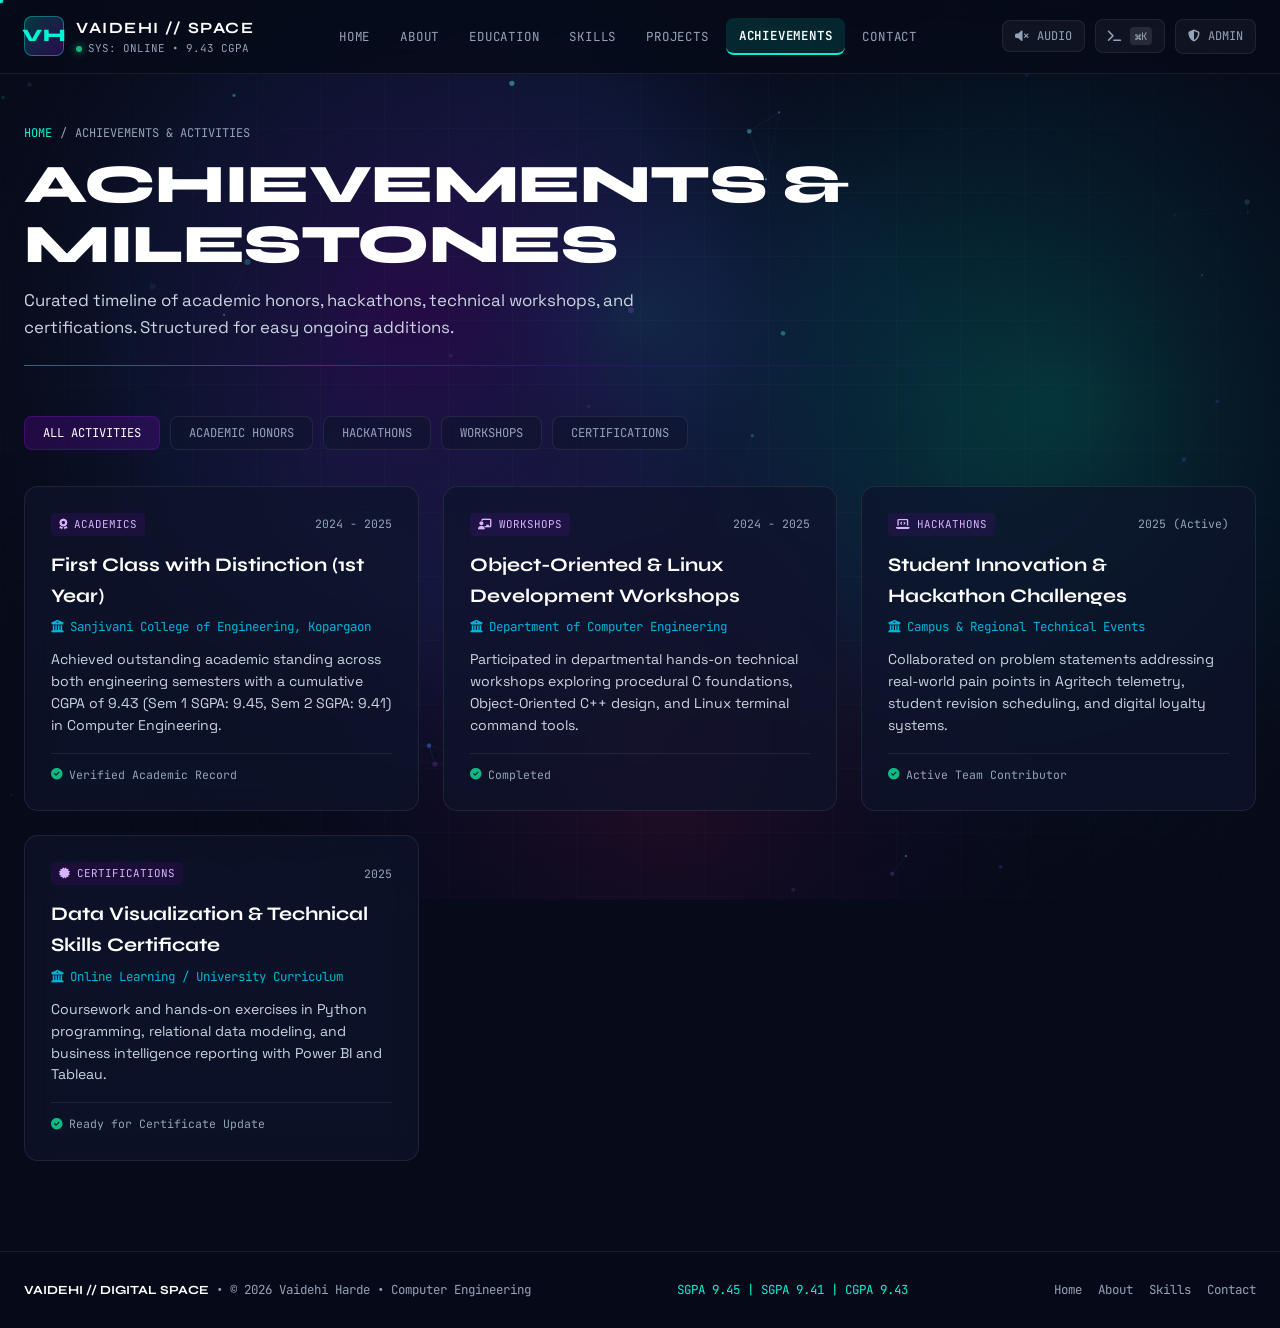
<file: achievements.html>
<!DOCTYPE html>
<html lang="en">
<head>
  <meta charset="UTF-8">
  <meta name="viewport" content="width=device-width, initial-scale=1.0">
  <title>Achievements &amp; Activities // Vaidehi Harde</title>

  <meta name="description" content="Milestones, hackathon entries, technical workshops, and verified academic honors of Vaidehi Harde at Sanjivani College of Engineering, Kopargaon.">
  <meta name="theme-color" content="#070b19">

  <link rel="icon" type="image/svg+xml" href="assets/icons/favicon.svg">

  <link rel="preconnect" href="https://fonts.googleapis.com">
  <link rel="preconnect" href="https://fonts.gstatic.com" crossorigin>
  <link href="https://fonts.googleapis.com/css2?family=JetBrains+Mono:wght@400;500;600;700&family=Space+Grotesk:wght@400;500;600;700&family=Syne:wght@700;800&display=swap" rel="stylesheet">

  <link rel="stylesheet" href="https://cdnjs.cloudflare.com/ajax/libs/font-awesome/6.5.1/css/all.min.css" integrity="sha512-DTOQO9RWCH3ppGqcWaEA1BIZOC6xxalwEsw9c2QQeAIftl+Vegovlnee1c9QX4TctnWMn13TZye+giMm8e2LwA==" crossorigin="anonymous" referrerpolicy="no-referrer" />

  <link rel="stylesheet" href="css/style.css">
  <link rel="stylesheet" href="css/pages.css">
</head>
<body>

  <a href="#main-content" class="skip-link">Skip to main content</a>
  <div id="page-transition-overlay" class="page-transition-overlay" aria-hidden="true"></div>

  <div id="cursor-dot" class="cursor-dot" aria-hidden="true"></div>
  <div id="cursor-ring" class="cursor-ring" aria-hidden="true"></div>
  <canvas id="aurora-canvas" aria-hidden="true"></canvas>
  <div class="aurora-grid-overlay" aria-hidden="true"></div>
  <div class="aurora-vignette" aria-hidden="true"></div>

  <!-- Header -->
  <header class="site-header">
    <div class="header-container">
      <a href="index.html" class="brand-monogram-wrap" aria-label="Vaidehi Harde Home">
        <span class="brand-monogram">VH</span>
        <div class="brand-title-wrap">
          <span class="brand-name">VAIDEHI // SPACE</span>
          <span class="brand-status"><span class="pulse-dot"></span>SYS: ONLINE &bull; 9.43 CGPA</span>
        </div>
      </a>

      <nav class="nav-menu" aria-label="Main Navigation">
        <ul class="nav-list">
          <li><a href="index.html" class="nav-link">HOME</a></li>
          <li><a href="about.html" class="nav-link">ABOUT</a></li>
          <li><a href="education.html" class="nav-link">EDUCATION</a></li>
          <li><a href="skills.html" class="nav-link">SKILLS</a></li>
          <li><a href="projects.html" class="nav-link">PROJECTS</a></li>
          <li><a href="achievements.html" class="nav-link active">ACHIEVEMENTS</a></li>
          <li><a href="contact.html" class="nav-link">CONTACT</a></li>
        </ul>
      </nav>

      <div class="header-controls">
        <button id="audio-toggle-btn" class="hud-btn" aria-label="Toggle UI Audio Effects" title="Toggle Synthesized Audio FX">
          <i class="fa-solid fa-volume-xmark" id="audio-icon"></i>
          <span>AUDIO</span>
        </button>

        <button id="cmd-palette-btn" class="hud-btn" aria-label="Quick Navigator" title="Quick Navigation (⌘K / Ctrl+K)">
          <i class="fa-solid fa-terminal"></i>
          <span class="cmd-badge">⌘K</span>
        </button>

        <a href="admin.html" class="hud-btn admin-link-btn" title="Secure Admin Console">
          <i class="fa-solid fa-shield-halved"></i>
          <span>ADMIN</span>
        </a>

        <button id="mobile-toggle-btn" class="mobile-toggle-btn" aria-label="Toggle Mobile Menu" aria-expanded="false">
          <span class="bar"></span>
          <span class="bar"></span>
          <span class="bar"></span>
        </button>
      </div>
    </div>
  </header>

  <!-- Mobile Drawer -->
  <div id="drawer-backdrop" class="drawer-backdrop" aria-hidden="true"></div>
  <aside id="mobile-drawer" class="mobile-drawer" aria-hidden="true">
    <div class="drawer-top">
      <div class="brand-monogram">VH</div>
      <span class="brand-name">NAVIGATION</span>
      <button id="mobile-close-btn" class="drawer-close-btn" aria-label="Close menu">
        <i class="fa-solid fa-xmark"></i>
      </button>
    </div>
    <ul class="mobile-nav-list">
      <li><a href="index.html" class="mobile-nav-link"><i class="fa-solid fa-house"></i> HOME</a></li>
      <li><a href="about.html" class="mobile-nav-link"><i class="fa-solid fa-user"></i> ABOUT ME</a></li>
      <li><a href="education.html" class="mobile-nav-link"><i class="fa-solid fa-graduation-cap"></i> EDUCATION &amp; JOURNEY</a></li>
      <li><a href="skills.html" class="mobile-nav-link"><i class="fa-solid fa-microchip"></i> SKILLS CONSTELLATION</a></li>
      <li><a href="projects.html" class="mobile-nav-link"><i class="fa-solid fa-cubes"></i> PROJECTS UNIVERSE</a></li>
      <li><a href="achievements.html" class="mobile-nav-link active"><i class="fa-solid fa-trophy"></i> ACHIEVEMENTS</a></li>
      <li><a href="contact.html" class="mobile-nav-link"><i class="fa-solid fa-paper-plane"></i> CONTACT ME</a></li>
      <li style="height: 1px; background: rgba(255,255,255,0.08); margin: 8px 0;"></li>
      <li><a href="admin.html" class="mobile-nav-link" style="color: #d8b4fe;"><i class="fa-solid fa-shield-halved"></i> ADMIN CONSOLE</a></li>
    </ul>
    <div class="drawer-footer">
      <p class="drawer-foot-text">Vaidehi Harde &bull; Sanjivani COE</p>
      <div class="drawer-socials">
        <a href="https://github.com" target="_blank" rel="noopener noreferrer" aria-label="GitHub"><i class="fa-brands fa-github"></i></a>
        <a href="https://linkedin.com" target="_blank" rel="noopener noreferrer" aria-label="LinkedIn"><i class="fa-brands fa-linkedin"></i></a>
        <a href="contact.html" aria-label="Contact"><i class="fa-solid fa-envelope"></i></a>
      </div>
    </div>
  </aside>

  <!-- ===================================================================
       ACHIEVEMENTS MAIN EXPERIENCE
       =================================================================== -->
  <main id="main-content" class="subpage-main">
    <div class="subpage-container">
      
      <header class="page-header-banner">
        <div class="page-breadcrumb">
          <a href="index.html">HOME</a>
          <span>/</span>
          <span>ACHIEVEMENTS &amp; ACTIVITIES</span>
        </div>
        <h1 class="page-title">ACHIEVEMENTS &amp; MILESTONES</h1>
        <p class="page-subtitle">
          Curated timeline of academic honors, hackathons, technical workshops, and certifications. Structured for easy ongoing additions.
        </p>
        <div class="page-header-line"></div>
      </header>

      <!-- Category Filter Tabs -->
      <div class="achieve-tabs-hud">
        <button class="achieve-filter-btn active" data-category="all">ALL ACTIVITIES</button>
        <button class="achieve-filter-btn" data-category="academics">ACADEMIC HONORS</button>
        <button class="achieve-filter-btn" data-category="hackathons">HACKATHONS</button>
        <button class="achieve-filter-btn" data-category="workshops">WORKSHOPS</button>
        <button class="achieve-filter-btn" data-category="certifications">CERTIFICATIONS</button>
      </div>

      <!-- Achievements Cards Grid -->
      <div class="achievements-grid" id="achieve-grid">
        <!-- Rendered dynamically by script below -->
      </div>

      <!-- Edit instructions notice -->
      <!--<div style="margin-top: 40px; padding: 18px 24px; background: rgba(14, 20, 44, 0.6); border: 1px dashed var(--border-cyan); border-radius: var(--radius-md); display: flex; align-items: center; gap: 14px;">
        <i class="fa-solid fa-lightbulb" style="color: var(--aurora-cyan); font-size: 1.4rem;"></i>
        <div style="font-size: 0.88rem; color: var(--text-secondary);">
          <strong>Need to add your new hackathon win or certificate?</strong><br>
          Simply edit the <code>ACHIEVEMENTS_LIST</code> array inside <code>achievements.html</code> to add new entries instantly without modifying layout styles.
        </div>
      </div> -->

    </div>
  </main>

  <!-- Footer -->
  <footer class="site-footer">
    <div class="footer-container">
      <div class="footer-left">
        <span class="footer-brand">VAIDEHI // DIGITAL SPACE</span>
        <span>&bull; &copy; 2026 Vaidehi Harde &bull; Computer Engineering</span>
      </div>
      <div class="footer-center">
        <span class="footer-metric-pill">SGPA 9.45 | SGPA 9.41 | CGPA 9.43</span>
      </div>
      <div class="footer-links">
        <a href="index.html">Home</a>
        <a href="about.html">About</a>
        <a href="skills.html">Skills</a>
        <a href="contact.html">Contact</a>
      </div>
    </div>
  </footer>

  <!-- Command Palette Modal -->
  <div id="cmd-palette" class="cmd-palette-backdrop" aria-hidden="true" role="dialog" aria-modal="true">
    <div class="cmd-box">
      <div class="cmd-search-bar">
        <i class="fa-solid fa-magnifying-glass"></i>
        <input type="text" id="cmd-search-input" placeholder="Type page or action..." autocomplete="off">
        <span class="cmd-esc-badge">ESC</span>
      </div>
      <div class="cmd-results-list" id="cmd-results">
        <div class="cmd-item" data-url="index.html"><i class="fa-solid fa-house"></i><span>Home</span><span class="cmd-target">index.html</span></div>
        <div class="cmd-item" data-url="about.html"><i class="fa-solid fa-user"></i><span>About Me</span><span class="cmd-target">about.html</span></div>
        <div class="cmd-item" data-url="education.html"><i class="fa-solid fa-graduation-cap"></i><span>Education &amp; 9.43 CGPA</span><span class="cmd-target">education.html</span></div>
        <div class="cmd-item" data-url="skills.html"><i class="fa-solid fa-microchip"></i><span>Skills Constellation</span><span class="cmd-target">skills.html</span></div>
        <div class="cmd-item" data-url="projects.html"><i class="fa-solid fa-cubes"></i><span>Project Universe</span><span class="cmd-target">projects.html</span></div>
        <div class="cmd-item" data-url="achievements.html"><i class="fa-solid fa-trophy"></i><span>Achievements</span><span class="cmd-target">achievements.html</span></div>
        <div class="cmd-item" data-url="contact.html"><i class="fa-solid fa-paper-plane"></i><span>Contact Me</span><span class="cmd-target">contact.html</span></div>
        <div class="cmd-item" data-url="admin.html"><i class="fa-solid fa-shield-halved"></i><span>Admin Console</span><span class="cmd-target">admin.html</span></div>
      </div>
    </div>
  </div>

  <script src="js/background.js"></script>
  <script src="js/cursor.js"></script>
  <script src="js/main.js"></script>
  <script>
    /**
     * ACHIEVEMENTS_LIST: Easily update or add entries here!
     * No invented fake accolades.
     */
    const ACHIEVEMENTS_LIST = [
      {
        id: "ach_01",
        category: "academics",
        title: "First Class with Distinction (1st Year)",
        issuer: "Sanjivani College of Engineering, Kopargaon",
        date: "2024 - 2025",
        description: "Achieved outstanding academic standing across both engineering semesters with a cumulative CGPA of 9.43 (Sem 1 SGPA: 9.45, Sem 2 SGPA: 9.41) in Computer Engineering.",
        status: "Verified Academic Record",
        icon: "fa-solid fa-award"
      },
      {
        id: "ach_02",
        category: "workshops",
        title: "Object-Oriented & Linux Development Workshops",
        issuer: "Department of Computer Engineering",
        date: "2024 - 2025",
        description: "Participated in departmental hands-on technical workshops exploring procedural C foundations, Object-Oriented C++ design, and Linux terminal command tools.",
        status: "Completed",
        icon: "fa-solid fa-chalkboard-user"
      },
      {
        id: "ach_03",
        category: "hackathons",
        title: "Student Innovation & Hackathon Challenges",
        issuer: "Campus & Regional Technical Events",
        date: "2025 (Active)",
        description: "Collaborated on problem statements addressing real-world pain points in Agritech telemetry, student revision scheduling, and digital loyalty systems.",
        status: "Active Team Contributor",
        icon: "fa-solid fa-laptop-code"
      },
      {
        id: "ach_04",
        category: "certifications",
        title: "Data Visualization & Technical Skills Certificate",
        issuer: "Online Learning / University Curriculum",
        date: "2025",
        description: "Coursework and hands-on exercises in Python programming, relational data modeling, and business intelligence reporting with Power BI and Tableau.",
        status: "Ready for Certificate Update",
        icon: "fa-solid fa-certificate"
      }
    ];

    const grid = document.getElementById("achieve-grid");

    function renderCards(filter = "all") {
      grid.innerHTML = "";
      const filtered = ACHIEVEMENTS_LIST.filter(item => {
        if (filter === "all") return true;
        return item.category === filter;
      });

      filtered.forEach(item => {
        const card = document.createElement("article");
        card.className = "achievement-card";
        card.innerHTML = `
          <div class="achieve-card-header">
            <span class="achieve-cat-pill"><i class="${item.icon}"></i> ${item.category.toUpperCase()}</span>
            <span class="achieve-date">${item.date}</span>
          </div>
          <h2 class="achieve-card-title">${item.title}</h2>
          <div class="achieve-issuer"><i class="fa-solid fa-building-columns"></i> ${item.issuer}</div>
          <p class="achieve-desc">${item.description}</p>
          <div class="achieve-status"><i class="fa-solid fa-circle-check" style="color: var(--aurora-emerald);"></i> ${item.status}</div>
        `;
        grid.appendChild(card);
      });
    }

    renderCards("all");

    document.querySelectorAll(".achieve-filter-btn").forEach(btn => {
      btn.addEventListener("click", () => {
        if (window.playUiTone) window.playUiTone(620, "sine", 0.05);
        document.querySelectorAll(".achieve-filter-btn").forEach(b => b.classList.remove("active"));
        btn.classList.add("active");
        renderCards(btn.getAttribute("data-category"));
      });
    });
  </script>
</body>
</html>
</file>
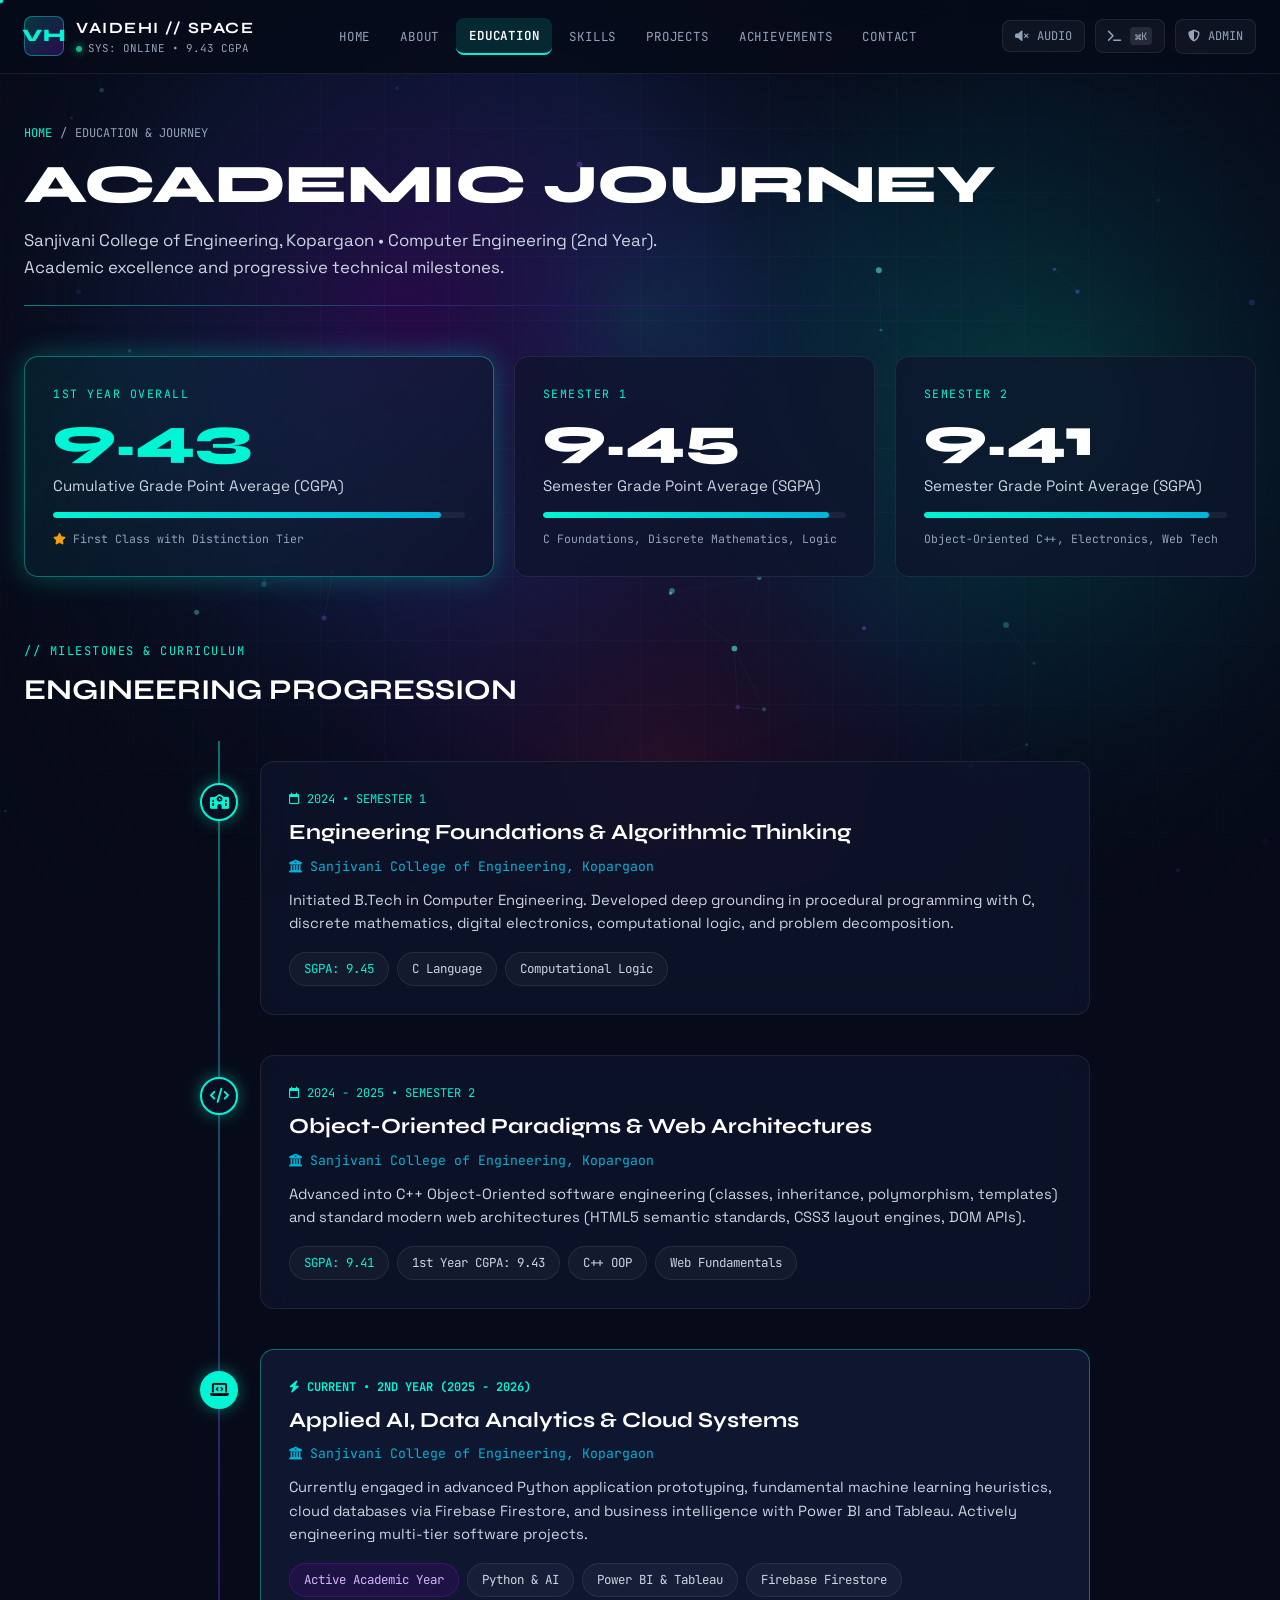
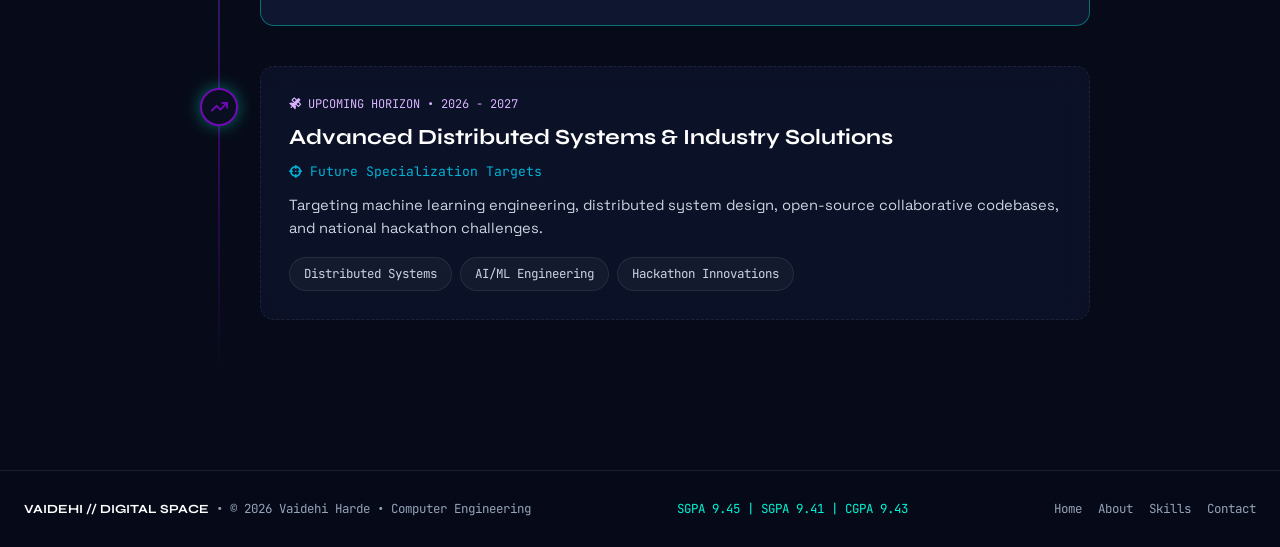
<file: education.html>
<!DOCTYPE html>
<html lang="en">
<head>
  <meta charset="UTF-8">
  <meta name="viewport" content="width=device-width, initial-scale=1.0">
  <title>Education &amp; Journey // Vaidehi Harde (9.43 CGPA)</title>

  <meta name="description" content="Academic performance, milestone timeline, and curriculum progression of Vaidehi Harde at Sanjivani College of Engineering, Kopargaon. 9.43 CGPA.">
  <meta name="theme-color" content="#070b19">

  <link rel="icon" type="image/svg+xml" href="assets/icons/favicon.svg">

  <link rel="preconnect" href="https://fonts.googleapis.com">
  <link rel="preconnect" href="https://fonts.gstatic.com" crossorigin>
  <link href="https://fonts.googleapis.com/css2?family=JetBrains+Mono:wght@400;500;600;700&family=Space+Grotesk:wght@400;500;600;700&family=Syne:wght@700;800&display=swap" rel="stylesheet">

  <link rel="stylesheet" href="https://cdnjs.cloudflare.com/ajax/libs/font-awesome/6.5.1/css/all.min.css" integrity="sha512-DTOQO9RWCH3ppGqcWaEA1BIZOC6xxalwEsw9c2QQeAIftl+Vegovlnee1c9QX4TctnWMn13TZye+giMm8e2LwA==" crossorigin="anonymous" referrerpolicy="no-referrer" />

  <link rel="stylesheet" href="css/style.css">
  <link rel="stylesheet" href="css/pages.css">
</head>
<body>

  <a href="#main-content" class="skip-link">Skip to main content</a>
  <div id="page-transition-overlay" class="page-transition-overlay" aria-hidden="true"></div>

  <div id="cursor-dot" class="cursor-dot" aria-hidden="true"></div>
  <div id="cursor-ring" class="cursor-ring" aria-hidden="true"></div>
  <canvas id="aurora-canvas" aria-hidden="true"></canvas>
  <div class="aurora-grid-overlay" aria-hidden="true"></div>
  <div class="aurora-vignette" aria-hidden="true"></div>

  <!-- Header -->
  <header class="site-header">
    <div class="header-container">
      <a href="index.html" class="brand-monogram-wrap" aria-label="Vaidehi Harde Home">
        <span class="brand-monogram">VH</span>
        <div class="brand-title-wrap">
          <span class="brand-name">VAIDEHI // SPACE</span>
          <span class="brand-status"><span class="pulse-dot"></span>SYS: ONLINE &bull; 9.43 CGPA</span>
        </div>
      </a>

      <nav class="nav-menu" aria-label="Main Navigation">
        <ul class="nav-list">
          <li><a href="index.html" class="nav-link">HOME</a></li>
          <li><a href="about.html" class="nav-link">ABOUT</a></li>
          <li><a href="education.html" class="nav-link active">EDUCATION</a></li>
          <li><a href="skills.html" class="nav-link">SKILLS</a></li>
          <li><a href="projects.html" class="nav-link">PROJECTS</a></li>
          <li><a href="achievements.html" class="nav-link">ACHIEVEMENTS</a></li>
          <li><a href="contact.html" class="nav-link">CONTACT</a></li>
        </ul>
      </nav>

      <div class="header-controls">
        <button id="audio-toggle-btn" class="hud-btn" aria-label="Toggle UI Audio Effects" title="Toggle Synthesized Audio FX">
          <i class="fa-solid fa-volume-xmark" id="audio-icon"></i>
          <span>AUDIO</span>
        </button>

        <button id="cmd-palette-btn" class="hud-btn" aria-label="Quick Navigator" title="Quick Navigation (⌘K / Ctrl+K)">
          <i class="fa-solid fa-terminal"></i>
          <span class="cmd-badge">⌘K</span>
        </button>

        <a href="admin.html" class="hud-btn admin-link-btn" title="Secure Admin Console">
          <i class="fa-solid fa-shield-halved"></i>
          <span>ADMIN</span>
        </a>

        <button id="mobile-toggle-btn" class="mobile-toggle-btn" aria-label="Toggle Mobile Menu" aria-expanded="false">
          <span class="bar"></span>
          <span class="bar"></span>
          <span class="bar"></span>
        </button>
      </div>
    </div>
  </header>

  <!-- Mobile Drawer -->
  <div id="drawer-backdrop" class="drawer-backdrop" aria-hidden="true"></div>
  <aside id="mobile-drawer" class="mobile-drawer" aria-hidden="true">
    <div class="drawer-top">
      <div class="brand-monogram">VH</div>
      <span class="brand-name">NAVIGATION</span>
      <button id="mobile-close-btn" class="drawer-close-btn" aria-label="Close menu">
        <i class="fa-solid fa-xmark"></i>
      </button>
    </div>
    <ul class="mobile-nav-list">
      <li><a href="index.html" class="mobile-nav-link"><i class="fa-solid fa-house"></i> HOME</a></li>
      <li><a href="about.html" class="mobile-nav-link"><i class="fa-solid fa-user"></i> ABOUT ME</a></li>
      <li><a href="education.html" class="mobile-nav-link active"><i class="fa-solid fa-graduation-cap"></i> EDUCATION &amp; JOURNEY</a></li>
      <li><a href="skills.html" class="mobile-nav-link"><i class="fa-solid fa-microchip"></i> SKILLS CONSTELLATION</a></li>
      <li><a href="projects.html" class="mobile-nav-link"><i class="fa-solid fa-cubes"></i> PROJECTS UNIVERSE</a></li>
      <li><a href="achievements.html" class="mobile-nav-link"><i class="fa-solid fa-trophy"></i> ACHIEVEMENTS</a></li>
      <li><a href="contact.html" class="mobile-nav-link"><i class="fa-solid fa-paper-plane"></i> CONTACT ME</a></li>
      <li style="height: 1px; background: rgba(255,255,255,0.08); margin: 8px 0;"></li>
      <li><a href="admin.html" class="mobile-nav-link" style="color: #d8b4fe;"><i class="fa-solid fa-shield-halved"></i> ADMIN CONSOLE</a></li>
    </ul>
    <div class="drawer-footer">
      <p class="drawer-foot-text">Vaidehi Harde &bull; Sanjivani COE</p>
      <div class="drawer-socials">
        <a href="https://github.com" target="_blank" rel="noopener noreferrer" aria-label="GitHub"><i class="fa-brands fa-github"></i></a>
        <a href="https://linkedin.com" target="_blank" rel="noopener noreferrer" aria-label="LinkedIn"><i class="fa-brands fa-linkedin"></i></a>
        <a href="contact.html" aria-label="Contact"><i class="fa-solid fa-envelope"></i></a>
      </div>
    </div>
  </aside>

  <!-- ===================================================================
       EDUCATION & JOURNEY CONTENT
       =================================================================== -->
  <main id="main-content" class="subpage-main">
    <div class="subpage-container">
      
      <header class="page-header-banner">
        <div class="page-breadcrumb">
          <a href="index.html">HOME</a>
          <span>/</span>
          <span>EDUCATION &amp; JOURNEY</span>
        </div>
        <h1 class="page-title">ACADEMIC JOURNEY</h1>
        <p class="page-subtitle">
          Sanjivani College of Engineering, Kopargaon &bull; Computer Engineering (2nd Year). Academic excellence and progressive technical milestones.
        </p>
        <div class="page-header-line"></div>
      </header>

      <!-- Scoreboard Grid -->
      <section class="education-scoreboard" aria-label="Academic Performance Scoreboard">
        
        <div class="score-hud-card featured-score">
          <span class="score-badge">1ST YEAR OVERALL</span>
          <div class="score-digits">9.43</div>
          <div class="score-title">Cumulative Grade Point Average (CGPA)</div>
          <div class="score-meter">
            <div class="score-meter-fill" style="width: 94.3%;"></div>
          </div>
          <span class="score-footer-note"><i class="fa-solid fa-star" style="color: #f59e0b;"></i> First Class with Distinction Tier</span>
        </div>

        <div class="score-hud-card">
          <span class="score-badge">SEMESTER 1</span>
          <div class="score-digits">9.45</div>
          <div class="score-title">Semester Grade Point Average (SGPA)</div>
          <div class="score-meter">
            <div class="score-meter-fill" style="width: 94.5%;"></div>
          </div>
          <span class="score-footer-note">C Foundations, Discrete Mathematics, Logic</span>
        </div>

        <div class="score-hud-card">
          <span class="score-badge">SEMESTER 2</span>
          <div class="score-digits">9.41</div>
          <div class="score-title">Semester Grade Point Average (SGPA)</div>
          <div class="score-meter">
            <div class="score-meter-fill" style="width: 94.1%;"></div>
          </div>
          <span class="score-footer-note">Object-Oriented C++, Electronics, Web Tech</span>
        </div>

      </section>

      <!-- Animated Milestone Timeline -->
      <section aria-label="Milestone Timeline">
        <div style="margin-bottom: 28px;">
          <span style="font-family: var(--font-mono); font-size: 0.75rem; color: var(--aurora-cyan); letter-spacing: 1.5px;">// MILESTONES &amp; CURRICULUM</span>
          <h2 style="font-family: var(--font-heading); font-size: 1.8rem; color: #ffffff; margin-top: 4px;">ENGINEERING PROGRESSION</h2>
        </div>

        <div class="edu-timeline-rail">
          <div class="timeline-spine"></div>

          <!-- Milestone 1 -->
          <div class="edu-timeline-item">
            <div class="edu-timeline-node">
              <i class="fa-solid fa-school"></i>
            </div>
            <div class="edu-timeline-card">
              <div class="card-time-badge"><i class="fa-regular fa-calendar"></i> 2024 &bull; SEMESTER 1</div>
              <h3 class="card-edu-title">Engineering Foundations &amp; Algorithmic Thinking</h3>
              <div class="card-institution">
                <i class="fa-solid fa-building-columns"></i> Sanjivani College of Engineering, Kopargaon
              </div>
              <p class="card-edu-desc">
                Initiated B.Tech in Computer Engineering. Developed deep grounding in procedural programming with C, discrete mathematics, digital electronics, computational logic, and problem decomposition.
              </p>
              <div class="tags-wrap">
                <span class="tag-badge" style="color: var(--aurora-cyan);">SGPA: 9.45</span>
                <span class="tag-badge">C Language</span>
                <span class="tag-badge">Computational Logic</span>
              </div>
            </div>
          </div>

          <!-- Milestone 2 -->
          <div class="edu-timeline-item">
            <div class="edu-timeline-node">
              <i class="fa-solid fa-code"></i>
            </div>
            <div class="edu-timeline-card">
              <div class="card-time-badge"><i class="fa-regular fa-calendar"></i> 2024 - 2025 &bull; SEMESTER 2</div>
              <h3 class="card-edu-title">Object-Oriented Paradigms &amp; Web Architectures</h3>
              <div class="card-institution">
                <i class="fa-solid fa-building-columns"></i> Sanjivani College of Engineering, Kopargaon
              </div>
              <p class="card-edu-desc">
                Advanced into C++ Object-Oriented software engineering (classes, inheritance, polymorphism, templates) and standard modern web architectures (HTML5 semantic standards, CSS3 layout engines, DOM APIs).
              </p>
              <div class="tags-wrap">
                <span class="tag-badge" style="color: var(--aurora-cyan);">SGPA: 9.41</span>
                <span class="tag-badge">1st Year CGPA: 9.43</span>
                <span class="tag-badge">C++ OOP</span>
                <span class="tag-badge">Web Fundamentals</span>
              </div>
            </div>
          </div>

          <!-- Milestone 3: Current -->
          <div class="edu-timeline-item">
            <div class="edu-timeline-node active-node">
              <i class="fa-solid fa-laptop-code"></i>
            </div>
            <div class="edu-timeline-card" style="border-color: var(--border-cyan); background: rgba(16, 24, 52, 0.9);">
              <div class="card-time-badge" style="color: var(--aurora-cyan); font-weight: 700;">
                <i class="fa-solid fa-bolt"></i> CURRENT &bull; 2ND YEAR (2025 - 2026)
              </div>
              <h3 class="card-edu-title">Applied AI, Data Analytics &amp; Cloud Systems</h3>
              <div class="card-institution">
                <i class="fa-solid fa-building-columns"></i> Sanjivani College of Engineering, Kopargaon
              </div>
              <p class="card-edu-desc">
                Currently engaged in advanced Python application prototyping, fundamental machine learning heuristics, cloud databases via Firebase Firestore, and business intelligence with Power BI and Tableau. Actively engineering multi-tier software projects.
              </p>
              <div class="tags-wrap">
                <span class="tag-badge accent">Active Academic Year</span>
                <span class="tag-badge">Python &amp; AI</span>
                <span class="tag-badge">Power BI &amp; Tableau</span>
                <span class="tag-badge">Firebase Firestore</span>
              </div>
            </div>
          </div>

          <!-- Milestone 4: Horizon -->
          <div class="edu-timeline-item">
            <div class="edu-timeline-node" style="border-color: var(--aurora-violet); color: var(--aurora-violet);">
              <i class="fa-solid fa-arrow-trend-up"></i>
            </div>
            <div class="edu-timeline-card" style="border-style: dashed;">
              <div class="card-time-badge" style="color: #d8b4fe;">
                <i class="fa-solid fa-satellite"></i> UPCOMING HORIZON &bull; 2026 - 2027
              </div>
              <h3 class="card-edu-title">Advanced Distributed Systems &amp; Industry Solutions</h3>
              <div class="card-institution">
                <i class="fa-solid fa-crosshairs"></i> Future Specialization Targets
              </div>
              <p class="card-edu-desc">
                Targeting machine learning engineering, distributed system design, open-source collaborative codebases, and national hackathon challenges.
              </p>
              <div class="tags-wrap">
                <span class="tag-badge">Distributed Systems</span>
                <span class="tag-badge">AI/ML Engineering</span>
                <span class="tag-badge">Hackathon Innovations</span>
              </div>
            </div>
          </div>

        </div>
      </section>

    </div>
  </main>

  <!-- Footer -->
  <footer class="site-footer">
    <div class="footer-container">
      <div class="footer-left">
        <span class="footer-brand">VAIDEHI // DIGITAL SPACE</span>
        <span>&bull; &copy; 2026 Vaidehi Harde &bull; Computer Engineering</span>
      </div>
      <div class="footer-center">
        <span class="footer-metric-pill">SGPA 9.45 | SGPA 9.41 | CGPA 9.43</span>
      </div>
      <div class="footer-links">
        <a href="index.html">Home</a>
        <a href="about.html">About</a>
        <a href="skills.html">Skills</a>
        <a href="contact.html">Contact</a>
      </div>
    </div>
  </footer>

  <!-- Command Palette Modal -->
  <div id="cmd-palette" class="cmd-palette-backdrop" aria-hidden="true" role="dialog" aria-modal="true">
    <div class="cmd-box">
      <div class="cmd-search-bar">
        <i class="fa-solid fa-magnifying-glass"></i>
        <input type="text" id="cmd-search-input" placeholder="Type page or action..." autocomplete="off">
        <span class="cmd-esc-badge">ESC</span>
      </div>
      <div class="cmd-results-list" id="cmd-results">
        <div class="cmd-item" data-url="index.html"><i class="fa-solid fa-house"></i><span>Home</span><span class="cmd-target">index.html</span></div>
        <div class="cmd-item" data-url="about.html"><i class="fa-solid fa-user"></i><span>About Me</span><span class="cmd-target">about.html</span></div>
        <div class="cmd-item" data-url="education.html"><i class="fa-solid fa-graduation-cap"></i><span>Education &amp; 9.43 CGPA</span><span class="cmd-target">education.html</span></div>
        <div class="cmd-item" data-url="skills.html"><i class="fa-solid fa-microchip"></i><span>Skills Constellation</span><span class="cmd-target">skills.html</span></div>
        <div class="cmd-item" data-url="projects.html"><i class="fa-solid fa-cubes"></i><span>Project Universe</span><span class="cmd-target">projects.html</span></div>
        <div class="cmd-item" data-url="achievements.html"><i class="fa-solid fa-trophy"></i><span>Achievements</span><span class="cmd-target">achievements.html</span></div>
        <div class="cmd-item" data-url="contact.html"><i class="fa-solid fa-paper-plane"></i><span>Contact Me</span><span class="cmd-target">contact.html</span></div>
        <div class="cmd-item" data-url="admin.html"><i class="fa-solid fa-shield-halved"></i><span>Admin Console</span><span class="cmd-target">admin.html</span></div>
      </div>
    </div>
  </div>

  <script src="js/background.js"></script>
  <script src="js/cursor.js"></script>
  <script src="js/main.js"></script>
</body>
</html>
</file>
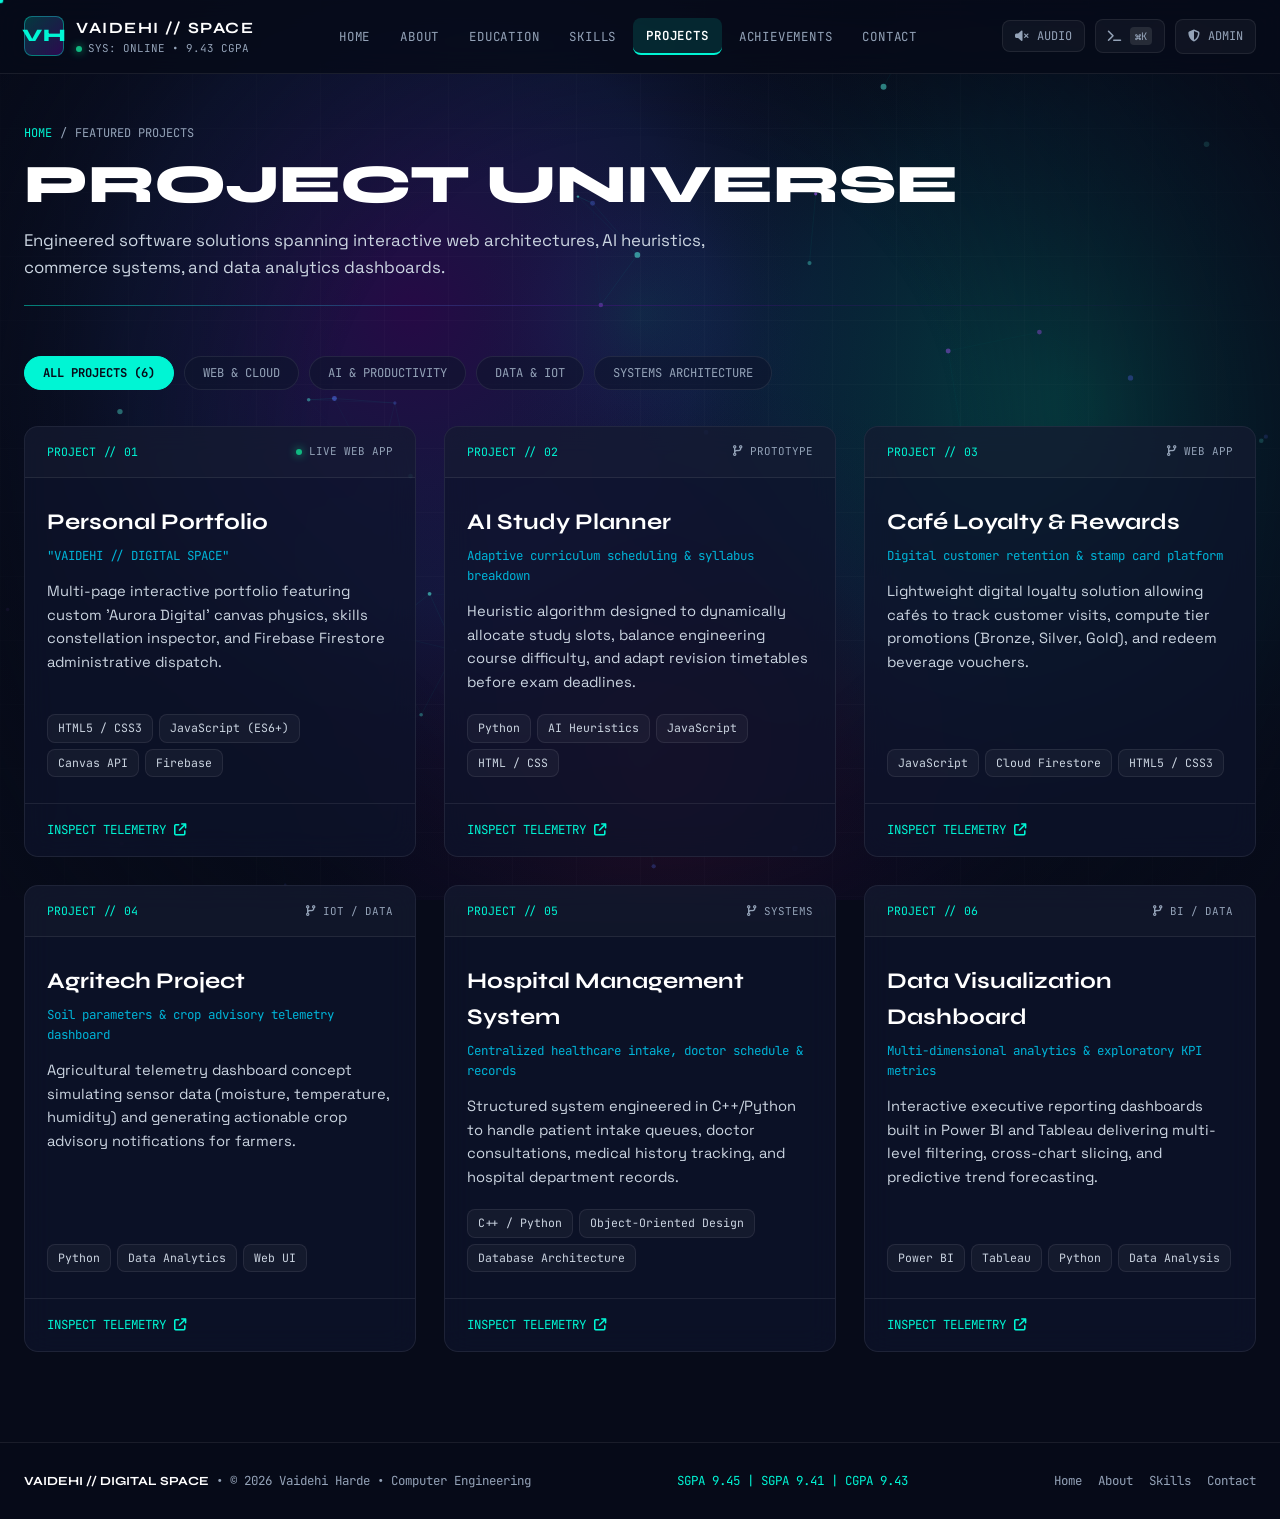
<file: projects.html>
<!DOCTYPE html>
<html lang="en">
<head>
  <meta charset="UTF-8">
  <meta name="viewport" content="width=device-width, initial-scale=1.0">
  <title>Project Universe // Vaidehi Harde — Featured Software &amp; Systems</title>

  <meta name="description" content="Explore Vaidehi Harde's software engineering projects: Personal Portfolio, AI Study Planner, Café Loyalty &amp; Rewards, Agritech Telemetry, Hospital Management, and Data Visualization Dashboards.">
  <meta name="theme-color" content="#070b19">

  <link rel="icon" type="image/svg+xml" href="assets/icons/favicon.svg">

  <link rel="preconnect" href="https://fonts.googleapis.com">
  <link rel="preconnect" href="https://fonts.gstatic.com" crossorigin>
  <link href="https://fonts.googleapis.com/css2?family=JetBrains+Mono:wght@400;500;600;700&family=Space+Grotesk:wght@400;500;600;700&family=Syne:wght@700;800&display=swap" rel="stylesheet">

  <link rel="stylesheet" href="https://cdnjs.cloudflare.com/ajax/libs/font-awesome/6.5.1/css/all.min.css" integrity="sha512-DTOQO9RWCH3ppGqcWaEA1BIZOC6xxalwEsw9c2QQeAIftl+Vegovlnee1c9QX4TctnWMn13TZye+giMm8e2LwA==" crossorigin="anonymous" referrerpolicy="no-referrer" />

  <link rel="stylesheet" href="css/style.css">
  <link rel="stylesheet" href="css/pages.css">
</head>
<body>

  <a href="#main-content" class="skip-link">Skip to main content</a>
  <div id="page-transition-overlay" class="page-transition-overlay" aria-hidden="true"></div>

  <div id="cursor-dot" class="cursor-dot" aria-hidden="true"></div>
  <div id="cursor-ring" class="cursor-ring" aria-hidden="true"></div>
  <canvas id="aurora-canvas" aria-hidden="true"></canvas>
  <div class="aurora-grid-overlay" aria-hidden="true"></div>
  <div class="aurora-vignette" aria-hidden="true"></div>

  <!-- Header -->
  <header class="site-header">
    <div class="header-container">
      <a href="index.html" class="brand-monogram-wrap" aria-label="Vaidehi Harde Home">
        <span class="brand-monogram">VH</span>
        <div class="brand-title-wrap">
          <span class="brand-name">VAIDEHI // SPACE</span>
          <span class="brand-status"><span class="pulse-dot"></span>SYS: ONLINE &bull; 9.43 CGPA</span>
        </div>
      </a>

      <nav class="nav-menu" aria-label="Main Navigation">
        <ul class="nav-list">
          <li><a href="index.html" class="nav-link">HOME</a></li>
          <li><a href="about.html" class="nav-link">ABOUT</a></li>
          <li><a href="education.html" class="nav-link">EDUCATION</a></li>
          <li><a href="skills.html" class="nav-link">SKILLS</a></li>
          <li><a href="projects.html" class="nav-link active">PROJECTS</a></li>
          <li><a href="achievements.html" class="nav-link">ACHIEVEMENTS</a></li>
          <li><a href="contact.html" class="nav-link">CONTACT</a></li>
        </ul>
      </nav>

      <div class="header-controls">
        <button id="audio-toggle-btn" class="hud-btn" aria-label="Toggle UI Audio Effects" title="Toggle Synthesized Audio FX">
          <i class="fa-solid fa-volume-xmark" id="audio-icon"></i>
          <span>AUDIO</span>
        </button>

        <button id="cmd-palette-btn" class="hud-btn" aria-label="Quick Navigator" title="Quick Navigation (⌘K / Ctrl+K)">
          <i class="fa-solid fa-terminal"></i>
          <span class="cmd-badge">⌘K</span>
        </button>

        <a href="admin.html" class="hud-btn admin-link-btn" title="Secure Admin Console">
          <i class="fa-solid fa-shield-halved"></i>
          <span>ADMIN</span>
        </a>

        <button id="mobile-toggle-btn" class="mobile-toggle-btn" aria-label="Toggle Mobile Menu" aria-expanded="false">
          <span class="bar"></span>
          <span class="bar"></span>
          <span class="bar"></span>
        </button>
      </div>
    </div>
  </header>

  <!-- Mobile Drawer -->
  <div id="drawer-backdrop" class="drawer-backdrop" aria-hidden="true"></div>
  <aside id="mobile-drawer" class="mobile-drawer" aria-hidden="true">
    <div class="drawer-top">
      <div class="brand-monogram">VH</div>
      <span class="brand-name">NAVIGATION</span>
      <button id="mobile-close-btn" class="drawer-close-btn" aria-label="Close menu">
        <i class="fa-solid fa-xmark"></i>
      </button>
    </div>
    <ul class="mobile-nav-list">
      <li><a href="index.html" class="mobile-nav-link"><i class="fa-solid fa-house"></i> HOME</a></li>
      <li><a href="about.html" class="mobile-nav-link"><i class="fa-solid fa-user"></i> ABOUT ME</a></li>
      <li><a href="education.html" class="mobile-nav-link"><i class="fa-solid fa-graduation-cap"></i> EDUCATION &amp; JOURNEY</a></li>
      <li><a href="skills.html" class="mobile-nav-link"><i class="fa-solid fa-microchip"></i> SKILLS CONSTELLATION</a></li>
      <li><a href="projects.html" class="mobile-nav-link active"><i class="fa-solid fa-cubes"></i> PROJECTS UNIVERSE</a></li>
      <li><a href="achievements.html" class="mobile-nav-link"><i class="fa-solid fa-trophy"></i> ACHIEVEMENTS</a></li>
      <li><a href="contact.html" class="mobile-nav-link"><i class="fa-solid fa-paper-plane"></i> CONTACT ME</a></li>
      <li style="height: 1px; background: rgba(255,255,255,0.08); margin: 8px 0;"></li>
      <li><a href="admin.html" class="mobile-nav-link" style="color: #d8b4fe;"><i class="fa-solid fa-shield-halved"></i> ADMIN CONSOLE</a></li>
    </ul>
    <div class="drawer-footer">
      <p class="drawer-foot-text">Vaidehi Harde &bull; Sanjivani COE</p>
      <div class="drawer-socials">
        <a href="https://github.com" target="_blank" rel="noopener noreferrer" aria-label="GitHub"><i class="fa-brands fa-github"></i></a>
        <a href="https://linkedin.com" target="_blank" rel="noopener noreferrer" aria-label="LinkedIn"><i class="fa-brands fa-linkedin"></i></a>
        <a href="contact.html" aria-label="Contact"><i class="fa-solid fa-envelope"></i></a>
      </div>
    </div>
  </aside>

  <!-- ===================================================================
       PROJECT UNIVERSE MAIN EXPERIENCE
       =================================================================== -->
  <main id="main-content" class="subpage-main">
    <div class="subpage-container">
      
      <header class="page-header-banner">
        <div class="page-breadcrumb">
          <a href="index.html">HOME</a>
          <span>/</span>
          <span>FEATURED PROJECTS</span>
        </div>
        <h1 class="page-title">PROJECT UNIVERSE</h1>
        <p class="page-subtitle">
          Engineered software solutions spanning interactive web architectures, AI heuristics, commerce systems, and data analytics dashboards.
        </p>
        <div class="page-header-line"></div>
      </header>

      <!-- Category Filter Pills -->
      <div class="projects-filter-bar">
        <button class="project-filter-pill active" data-filter="all">ALL PROJECTS (6)</button>
        <button class="project-filter-pill" data-filter="web">WEB &amp; CLOUD</button>
        <button class="project-filter-pill" data-filter="ai">AI &amp; PRODUCTIVITY</button>
        <button class="project-filter-pill" data-filter="data">DATA &amp; IOT</button>
        <button class="project-filter-pill" data-filter="systems">SYSTEMS ARCHITECTURE</button>
      </div>

      <!-- Projects Grid (6 Real Projects) -->
      <div class="projects-gallery-grid">
        
        <!-- Project 01: Personal Portfolio -->
        <article class="project-card" data-project-id="01" data-domain="web" tabindex="0" role="button" aria-label="Open Personal Portfolio details">
          <div class="project-card-header">
            <span class="project-id-tag">PROJECT // 01</span>
            <span class="project-badge-tag"><span class="pulse-dot"></span> LIVE WEB APP</span>
          </div>
          <div class="project-card-body">
            <h2 class="project-card-title">Personal Portfolio</h2>
            <div class="project-card-sub">"VAIDEHI // DIGITAL SPACE"</div>
            <p class="project-card-desc">
              Multi-page interactive portfolio featuring custom 'Aurora Digital' canvas physics, skills constellation inspector, and Firebase Firestore administrative dispatch.
            </p>
            <div class="project-tags-cloud">
              <span class="tech-tag">HTML5 / CSS3</span>
              <span class="tech-tag">JavaScript (ES6+)</span>
              <span class="tech-tag">Canvas API</span>
              <span class="tech-tag">Firebase</span>
            </div>
          </div>
          <div class="project-card-foot">
            <span>INSPECT TELEMETRY</span>
            <i class="fa-solid fa-arrow-up-right-from-square"></i>
          </div>
        </article>

        <!-- Project 02: AI Study Planner -->
        <article class="project-card" data-project-id="02" data-domain="ai" tabindex="0" role="button" aria-label="Open AI Study Planner details">
          <div class="project-card-header">
            <span class="project-id-tag">PROJECT // 02</span>
            <span class="project-badge-tag"><i class="fa-solid fa-code-branch"></i> PROTOTYPE</span>
          </div>
          <div class="project-card-body">
            <h2 class="project-card-title">AI Study Planner</h2>
            <div class="project-card-sub">Adaptive curriculum scheduling &amp; syllabus breakdown</div>
            <p class="project-card-desc">
              Heuristic algorithm designed to dynamically allocate study slots, balance engineering course difficulty, and adapt revision timetables before exam deadlines.
            </p>
            <div class="project-tags-cloud">
              <span class="tech-tag">Python</span>
              <span class="tech-tag">AI Heuristics</span>
              <span class="tech-tag">JavaScript</span>
              <span class="tech-tag">HTML / CSS</span>
            </div>
          </div>
          <div class="project-card-foot">
            <span>INSPECT TELEMETRY</span>
            <i class="fa-solid fa-arrow-up-right-from-square"></i>
          </div>
        </article>

        <!-- Project 03: Café Loyalty & Rewards System -->
        <article class="project-card" data-project-id="03" data-domain="web" tabindex="0" role="button" aria-label="Open Café Loyalty details">
          <div class="project-card-header">
            <span class="project-id-tag">PROJECT // 03</span>
            <span class="project-badge-tag"><i class="fa-solid fa-code-branch"></i> WEB APP</span>
          </div>
          <div class="project-card-body">
            <h2 class="project-card-title">Café Loyalty &amp; Rewards</h2>
            <div class="project-card-sub">Digital customer retention &amp; stamp card platform</div>
            <p class="project-card-desc">
              Lightweight digital loyalty solution allowing cafés to track customer visits, compute tier promotions (Bronze, Silver, Gold), and redeem beverage vouchers.
            </p>
            <div class="project-tags-cloud">
              <span class="tech-tag">JavaScript</span>
              <span class="tech-tag">Cloud Firestore</span>
              <span class="tech-tag">HTML5 / CSS3</span>
            </div>
          </div>
          <div class="project-card-foot">
            <span>INSPECT TELEMETRY</span>
            <i class="fa-solid fa-arrow-up-right-from-square"></i>
          </div>
        </article>

        <!-- Project 04: Agritech Project -->
        <article class="project-card" data-project-id="04" data-domain="data" tabindex="0" role="button" aria-label="Open Agritech Project details">
          <div class="project-card-header">
            <span class="project-id-tag">PROJECT // 04</span>
            <span class="project-badge-tag"><i class="fa-solid fa-code-branch"></i> IOT / DATA</span>
          </div>
          <div class="project-card-body">
            <h2 class="project-card-title">Agritech Project</h2>
            <div class="project-card-sub">Soil parameters &amp; crop advisory telemetry dashboard</div>
            <p class="project-card-desc">
              Agricultural telemetry dashboard concept simulating sensor data (moisture, temperature, humidity) and generating actionable crop advisory notifications for farmers.
            </p>
            <div class="project-tags-cloud">
              <span class="tech-tag">Python</span>
              <span class="tech-tag">Data Analytics</span>
              <span class="tech-tag">Web UI</span>
            </div>
          </div>
          <div class="project-card-foot">
            <span>INSPECT TELEMETRY</span>
            <i class="fa-solid fa-arrow-up-right-from-square"></i>
          </div>
        </article>

        <!-- Project 05: Hospital Management System -->
        <article class="project-card" data-project-id="05" data-domain="systems" tabindex="0" role="button" aria-label="Open Hospital Management System details">
          <div class="project-card-header">
            <span class="project-id-tag">PROJECT // 05</span>
            <span class="project-badge-tag"><i class="fa-solid fa-code-branch"></i> SYSTEMS</span>
          </div>
          <div class="project-card-body">
            <h2 class="project-card-title">Hospital Management System</h2>
            <div class="project-card-sub">Centralized healthcare intake, doctor schedule &amp; records</div>
            <p class="project-card-desc">
              Structured system engineered in C++/Python to handle patient intake queues, doctor consultations, medical history tracking, and hospital department records.
            </p>
            <div class="project-tags-cloud">
              <span class="tech-tag">C++ / Python</span>
              <span class="tech-tag">Object-Oriented Design</span>
              <span class="tech-tag">Database Architecture</span>
            </div>
          </div>
          <div class="project-card-foot">
            <span>INSPECT TELEMETRY</span>
            <i class="fa-solid fa-arrow-up-right-from-square"></i>
          </div>
        </article>

        <!-- Project 06: Data Visualization Dashboard -->
        <article class="project-card" data-project-id="06" data-domain="data" tabindex="0" role="button" aria-label="Open Data Visualization Dashboard details">
          <div class="project-card-header">
            <span class="project-id-tag">PROJECT // 06</span>
            <span class="project-badge-tag"><i class="fa-solid fa-code-branch"></i> BI / DATA</span>
          </div>
          <div class="project-card-body">
            <h2 class="project-card-title">Data Visualization Dashboard</h2>
            <div class="project-card-sub">Multi-dimensional analytics &amp; exploratory KPI metrics</div>
            <p class="project-card-desc">
              Interactive executive reporting dashboards built in Power BI and Tableau delivering multi-level filtering, cross-chart slicing, and predictive trend forecasting.
            </p>
            <div class="project-tags-cloud">
              <span class="tech-tag">Power BI</span>
              <span class="tech-tag">Tableau</span>
              <span class="tech-tag">Python</span>
              <span class="tech-tag">Data Analysis</span>
            </div>
          </div>
          <div class="project-card-foot">
            <span>INSPECT TELEMETRY</span>
            <i class="fa-solid fa-arrow-up-right-from-square"></i>
          </div>
        </article>

      </div>

    </div>
  </main>

  <!-- ===================================================================
       DETAILED PROJECT TELEMETRY MODAL
       =================================================================== -->
  <div id="project-modal" class="modal-backdrop" aria-hidden="true" role="dialog" aria-modal="true" aria-labelledby="modal-project-title">
    <div class="modal-dialog-box">
      
      <div class="modal-top">
        <div style="display: flex; gap: 10px; align-items: center;">
          <span id="modal-project-num" style="font-family: var(--font-mono); font-size: 0.72rem; color: var(--aurora-cyan); background: rgba(0, 245, 212, 0.1); padding: 4px 10px; border-radius: 4px;">PROJECT // 01</span>
          <span id="modal-project-domain" style="font-family: var(--font-mono); font-size: 0.7rem; color: var(--text-muted);">DOMAIN</span>
        </div>
        <button id="project-modal-close" class="modal-close-btn" aria-label="Close modal">
          <i class="fa-solid fa-xmark"></i>
        </button>
      </div>

      <div class="modal-content-area">
        <h2 id="modal-project-title" class="modal-project-title">Project Name</h2>
        <div id="modal-project-subtitle" class="modal-project-sub">Project Subtitle</div>

        <div class="modal-dual-blocks">
          <div class="modal-sub-block">
            <h3 class="modal-sub-heading"><i class="fa-solid fa-triangle-exclamation"></i> THE PROBLEM</h3>
            <p id="modal-project-problem" class="modal-sub-text">Problem description...</p>
          </div>
          <div class="modal-sub-block">
            <h3 class="modal-sub-heading"><i class="fa-solid fa-lightbulb"></i> THE SOLUTION</h3>
            <p id="modal-project-solution" class="modal-sub-text">Solution description...</p>
          </div>
        </div>

        <div style="margin-bottom: 24px;">
          <h3 class="modal-sub-heading"><i class="fa-solid fa-code"></i> TECHNOLOGY STACK</h3>
          <div id="modal-project-tech" class="tags-wrap" style="margin-top: 8px;"></div>
        </div>

        <div style="margin-bottom: 20px;">
          <h3 class="modal-sub-heading"><i class="fa-solid fa-list-check"></i> CORE FEATURES</h3>
          <ul id="modal-project-features" class="features-list"></ul>
        </div>
      </div>

      <div class="modal-bottom-actions">
        <a href="#" id="modal-github-btn" target="_blank" rel="noopener noreferrer" class="btn btn-secondary">
          <i class="fa-brands fa-github"></i> VIEW CODE
        </a>
        <a href="#" id="modal-demo-btn" target="_blank" rel="noopener noreferrer" class="btn btn-primary">
          <i class="fa-solid fa-arrow-up-right-from-square"></i> LIVE DEMO
        </a>
        <span style="font-family: var(--font-mono); font-size: 0.7rem; color: var(--text-muted); align-self: center; margin-left: auto;">
          * Links use editable placeholders
        </span>
      </div>

    </div>
  </div>

  <!-- Footer -->
  <footer class="site-footer">
    <div class="footer-container">
      <div class="footer-left">
        <span class="footer-brand">VAIDEHI // DIGITAL SPACE</span>
        <span>&bull; &copy; 2026 Vaidehi Harde &bull; Computer Engineering</span>
      </div>
      <div class="footer-center">
        <span class="footer-metric-pill">SGPA 9.45 | SGPA 9.41 | CGPA 9.43</span>
      </div>
      <div class="footer-links">
        <a href="index.html">Home</a>
        <a href="about.html">About</a>
        <a href="skills.html">Skills</a>
        <a href="contact.html">Contact</a>
      </div>
    </div>
  </footer>

  <!-- Command Palette Modal -->
  <div id="cmd-palette" class="cmd-palette-backdrop" aria-hidden="true" role="dialog" aria-modal="true">
    <div class="cmd-box">
      <div class="cmd-search-bar">
        <i class="fa-solid fa-magnifying-glass"></i>
        <input type="text" id="cmd-search-input" placeholder="Type page or action..." autocomplete="off">
        <span class="cmd-esc-badge">ESC</span>
      </div>
      <div class="cmd-results-list" id="cmd-results">
        <div class="cmd-item" data-url="index.html"><i class="fa-solid fa-house"></i><span>Home</span><span class="cmd-target">index.html</span></div>
        <div class="cmd-item" data-url="about.html"><i class="fa-solid fa-user"></i><span>About Me</span><span class="cmd-target">about.html</span></div>
        <div class="cmd-item" data-url="education.html"><i class="fa-solid fa-graduation-cap"></i><span>Education &amp; 9.43 CGPA</span><span class="cmd-target">education.html</span></div>
        <div class="cmd-item" data-url="skills.html"><i class="fa-solid fa-microchip"></i><span>Skills Constellation</span><span class="cmd-target">skills.html</span></div>
        <div class="cmd-item" data-url="projects.html"><i class="fa-solid fa-cubes"></i><span>Project Universe</span><span class="cmd-target">projects.html</span></div>
        <div class="cmd-item" data-url="achievements.html"><i class="fa-solid fa-trophy"></i><span>Achievements</span><span class="cmd-target">achievements.html</span></div>
        <div class="cmd-item" data-url="contact.html"><i class="fa-solid fa-paper-plane"></i><span>Contact Me</span><span class="cmd-target">contact.html</span></div>
        <div class="cmd-item" data-url="admin.html"><i class="fa-solid fa-shield-halved"></i><span>Admin Console</span><span class="cmd-target">admin.html</span></div>
      </div>
    </div>
  </div>

  <script src="js/background.js"></script>
  <script src="js/cursor.js"></script>
  <script src="js/main.js"></script>
  <script src="js/projects.js"></script>
</body>
</html>
</file>
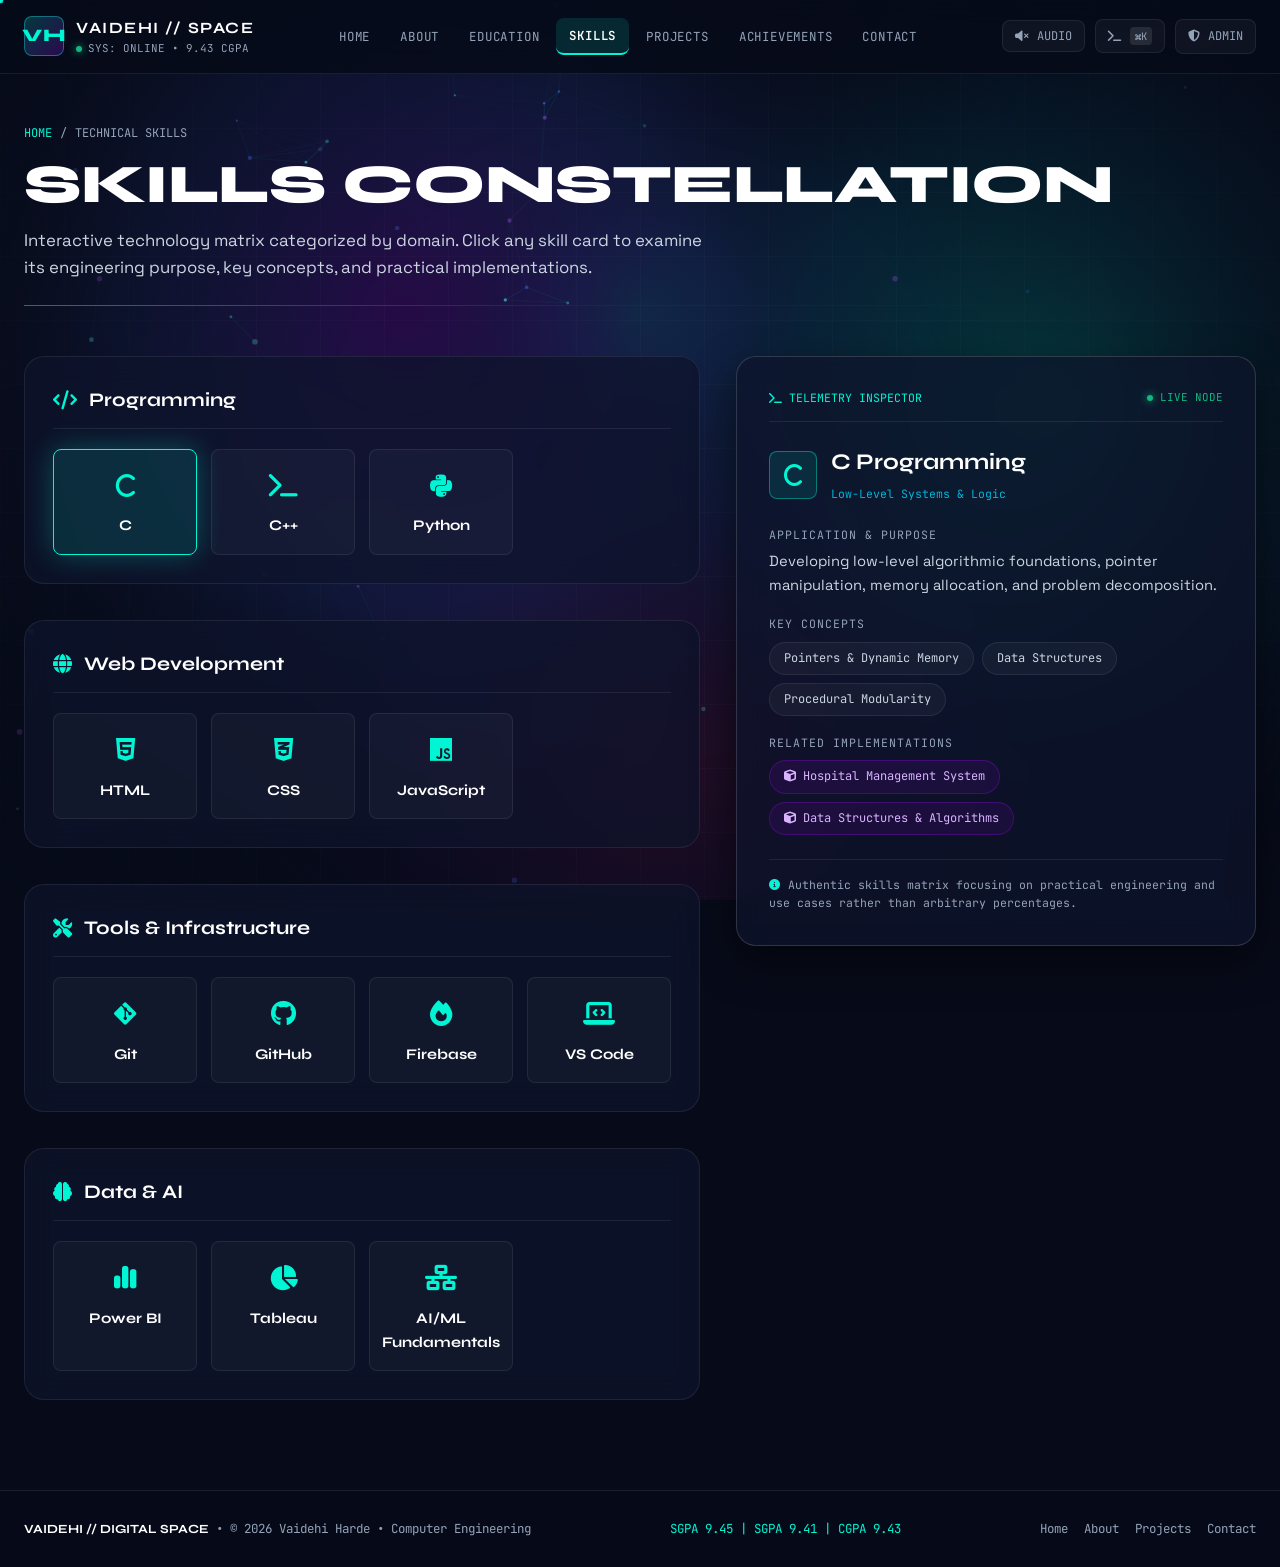
<file: skills.html>
<!DOCTYPE html>
<html lang="en">
<head>
  <meta charset="UTF-8">
  <meta name="viewport" content="width=device-width, initial-scale=1.0">
  <title>Technical Skills // Vaidehi Harde — Tech Stack Constellation</title>

  <meta name="description" content="Explore Vaidehi Harde's technical skills matrix across Programming (C, C++, Python), Web Development (HTML, CSS, JS), Tools (Git, Firebase, VS Code), and Data &amp; AI (Power BI, Tableau, AI/ML).">
  <meta name="theme-color" content="#070b19">

  <link rel="icon" type="image/svg+xml" href="assets/icons/favicon.svg">

  <link rel="preconnect" href="https://fonts.googleapis.com">
  <link rel="preconnect" href="https://fonts.gstatic.com" crossorigin>
  <link href="https://fonts.googleapis.com/css2?family=JetBrains+Mono:wght@400;500;600;700&family=Space+Grotesk:wght@400;500;600;700&family=Syne:wght@700;800&display=swap" rel="stylesheet">

  <link rel="stylesheet" href="https://cdnjs.cloudflare.com/ajax/libs/font-awesome/6.5.1/css/all.min.css" integrity="sha512-DTOQO9RWCH3ppGqcWaEA1BIZOC6xxalwEsw9c2QQeAIftl+Vegovlnee1c9QX4TctnWMn13TZye+giMm8e2LwA==" crossorigin="anonymous" referrerpolicy="no-referrer" />

  <link rel="stylesheet" href="css/style.css">
  <link rel="stylesheet" href="css/pages.css">
</head>
<body>

  <a href="#main-content" class="skip-link">Skip to main content</a>
  <div id="page-transition-overlay" class="page-transition-overlay" aria-hidden="true"></div>

  <div id="cursor-dot" class="cursor-dot" aria-hidden="true"></div>
  <div id="cursor-ring" class="cursor-ring" aria-hidden="true"></div>
  <canvas id="aurora-canvas" aria-hidden="true"></canvas>
  <div class="aurora-grid-overlay" aria-hidden="true"></div>
  <div class="aurora-vignette" aria-hidden="true"></div>

  <!-- Header -->
  <header class="site-header">
    <div class="header-container">
      <a href="index.html" class="brand-monogram-wrap" aria-label="Vaidehi Harde Home">
        <span class="brand-monogram">VH</span>
        <div class="brand-title-wrap">
          <span class="brand-name">VAIDEHI // SPACE</span>
          <span class="brand-status"><span class="pulse-dot"></span>SYS: ONLINE &bull; 9.43 CGPA</span>
        </div>
      </a>

      <nav class="nav-menu" aria-label="Main Navigation">
        <ul class="nav-list">
          <li><a href="index.html" class="nav-link">HOME</a></li>
          <li><a href="about.html" class="nav-link">ABOUT</a></li>
          <li><a href="education.html" class="nav-link">EDUCATION</a></li>
          <li><a href="skills.html" class="nav-link active">SKILLS</a></li>
          <li><a href="projects.html" class="nav-link">PROJECTS</a></li>
          <li><a href="achievements.html" class="nav-link">ACHIEVEMENTS</a></li>
          <li><a href="contact.html" class="nav-link">CONTACT</a></li>
        </ul>
      </nav>

      <div class="header-controls">
        <button id="audio-toggle-btn" class="hud-btn" aria-label="Toggle UI Audio Effects" title="Toggle Synthesized Audio FX">
          <i class="fa-solid fa-volume-xmark" id="audio-icon"></i>
          <span>AUDIO</span>
        </button>

        <button id="cmd-palette-btn" class="hud-btn" aria-label="Quick Navigator" title="Quick Navigation (⌘K / Ctrl+K)">
          <i class="fa-solid fa-terminal"></i>
          <span class="cmd-badge">⌘K</span>
        </button>

        <a href="admin.html" class="hud-btn admin-link-btn" title="Secure Admin Console">
          <i class="fa-solid fa-shield-halved"></i>
          <span>ADMIN</span>
        </a>

        <button id="mobile-toggle-btn" class="mobile-toggle-btn" aria-label="Toggle Mobile Menu" aria-expanded="false">
          <span class="bar"></span>
          <span class="bar"></span>
          <span class="bar"></span>
        </button>
      </div>
    </div>
  </header>

  <!-- Mobile Drawer -->
  <div id="drawer-backdrop" class="drawer-backdrop" aria-hidden="true"></div>
  <aside id="mobile-drawer" class="mobile-drawer" aria-hidden="true">
    <div class="drawer-top">
      <div class="brand-monogram">VH</div>
      <span class="brand-name">NAVIGATION</span>
      <button id="mobile-close-btn" class="drawer-close-btn" aria-label="Close menu">
        <i class="fa-solid fa-xmark"></i>
      </button>
    </div>
    <ul class="mobile-nav-list">
      <li><a href="index.html" class="mobile-nav-link"><i class="fa-solid fa-house"></i> HOME</a></li>
      <li><a href="about.html" class="mobile-nav-link"><i class="fa-solid fa-user"></i> ABOUT ME</a></li>
      <li><a href="education.html" class="mobile-nav-link"><i class="fa-solid fa-graduation-cap"></i> EDUCATION &amp; JOURNEY</a></li>
      <li><a href="skills.html" class="mobile-nav-link active"><i class="fa-solid fa-microchip"></i> SKILLS CONSTELLATION</a></li>
      <li><a href="projects.html" class="mobile-nav-link"><i class="fa-solid fa-cubes"></i> PROJECTS UNIVERSE</a></li>
      <li><a href="achievements.html" class="mobile-nav-link"><i class="fa-solid fa-trophy"></i> ACHIEVEMENTS</a></li>
      <li><a href="contact.html" class="mobile-nav-link"><i class="fa-solid fa-paper-plane"></i> CONTACT ME</a></li>
      <li style="height: 1px; background: rgba(255,255,255,0.08); margin: 8px 0;"></li>
      <li><a href="admin.html" class="mobile-nav-link" style="color: #d8b4fe;"><i class="fa-solid fa-shield-halved"></i> ADMIN CONSOLE</a></li>
    </ul>
    <div class="drawer-footer">
      <p class="drawer-foot-text">Vaidehi Harde &bull; Sanjivani COE</p>
      <div class="drawer-socials">
        <a href="https://github.com" target="_blank" rel="noopener noreferrer" aria-label="GitHub"><i class="fa-brands fa-github"></i></a>
        <a href="https://linkedin.com" target="_blank" rel="noopener noreferrer" aria-label="LinkedIn"><i class="fa-brands fa-linkedin"></i></a>
        <a href="contact.html" aria-label="Contact"><i class="fa-solid fa-envelope"></i></a>
      </div>
    </div>
  </aside>

  <!-- ===================================================================
       SKILLS CONSTELLATION EXPERIENCE
       =================================================================== -->
  <main id="main-content" class="subpage-main">
    <div class="subpage-container">
      
      <header class="page-header-banner">
        <div class="page-breadcrumb">
          <a href="index.html">HOME</a>
          <span>/</span>
          <span>TECHNICAL SKILLS</span>
        </div>
        <h1 class="page-title">SKILLS CONSTELLATION</h1>
        <p class="page-subtitle">
          Interactive technology matrix categorized by domain. Click any skill card to examine its engineering purpose, key concepts, and practical implementations.
        </p>
        <div class="page-header-line"></div>
      </header>

      <div class="skills-page-layout">
        
        <!-- Left Column: Categorized Skill Blocks -->
        <div class="skills-categories-column">
          
          <!-- Category 1: PROGRAMMING -->
          <div class="skill-category-block">
            <div class="category-block-header">
              <i class="fa-solid fa-code cat-header-icon"></i>
              <h2 class="cat-header-title">Programming</h2>
            </div>
            <div class="skills-interactive-grid">
              
              <div class="skill-node-card selected" data-skill-key="c" tabindex="0" role="button">
                <div class="skill-card-icon"><i class="fa-solid fa-c"></i></div>
                <span class="skill-card-name">C</span>
              </div>

              <div class="skill-node-card" data-skill-key="cpp" tabindex="0" role="button">
                <div class="skill-card-icon"><i class="fa-solid fa-terminal"></i></div>
                <span class="skill-card-name">C++</span>
              </div>

              <div class="skill-node-card" data-skill-key="python" tabindex="0" role="button">
                <div class="skill-card-icon"><i class="fa-brands fa-python"></i></div>
                <span class="skill-card-name">Python</span>
              </div>

            </div>
          </div>

          <!-- Category 2: WEB DEVELOPMENT -->
          <div class="skill-category-block">
            <div class="category-block-header">
              <i class="fa-solid fa-globe cat-header-icon"></i>
              <h2 class="cat-header-title">Web Development</h2>
            </div>
            <div class="skills-interactive-grid">
              
              <div class="skill-node-card" data-skill-key="html" tabindex="0" role="button">
                <div class="skill-card-icon"><i class="fa-brands fa-html5"></i></div>
                <span class="skill-card-name">HTML</span>
              </div>

              <div class="skill-node-card" data-skill-key="css" tabindex="0" role="button">
                <div class="skill-card-icon"><i class="fa-brands fa-css3-alt"></i></div>
                <span class="skill-card-name">CSS</span>
              </div>

              <div class="skill-node-card" data-skill-key="javascript" tabindex="0" role="button">
                <div class="skill-card-icon"><i class="fa-brands fa-js"></i></div>
                <span class="skill-card-name">JavaScript</span>
              </div>

            </div>
          </div>

          <!-- Category 3: TOOLS -->
          <div class="skill-category-block">
            <div class="category-block-header">
              <i class="fa-solid fa-screwdriver-wrench cat-header-icon"></i>
              <h2 class="cat-header-title">Tools &amp; Infrastructure</h2>
            </div>
            <div class="skills-interactive-grid">
              
              <div class="skill-node-card" data-skill-key="git" tabindex="0" role="button">
                <div class="skill-card-icon"><i class="fa-brands fa-git-alt"></i></div>
                <span class="skill-card-name">Git</span>
              </div>

              <div class="skill-node-card" data-skill-key="github" tabindex="0" role="button">
                <div class="skill-card-icon"><i class="fa-brands fa-github"></i></div>
                <span class="skill-card-name">GitHub</span>
              </div>

              <div class="skill-node-card" data-skill-key="firebase" tabindex="0" role="button">
                <div class="skill-card-icon"><i class="fa-solid fa-fire"></i></div>
                <span class="skill-card-name">Firebase</span>
              </div>

              <div class="skill-node-card" data-skill-key="vscode" tabindex="0" role="button">
                <div class="skill-card-icon"><i class="fa-solid fa-laptop-code"></i></div>
                <span class="skill-card-name">VS Code</span>
              </div>

            </div>
          </div>

          <!-- Category 4: DATA & AI -->
          <div class="skill-category-block">
            <div class="category-block-header">
              <i class="fa-solid fa-brain cat-header-icon"></i>
              <h2 class="cat-header-title">Data &amp; AI</h2>
            </div>
            <div class="skills-interactive-grid">
              
              <div class="skill-node-card" data-skill-key="powerbi" tabindex="0" role="button">
                <div class="skill-card-icon"><i class="fa-solid fa-chart-simple"></i></div>
                <span class="skill-card-name">Power BI</span>
              </div>

              <div class="skill-node-card" data-skill-key="tableau" tabindex="0" role="button">
                <div class="skill-card-icon"><i class="fa-solid fa-chart-pie"></i></div>
                <span class="skill-card-name">Tableau</span>
              </div>

              <div class="skill-node-card" data-skill-key="aiml" tabindex="0" role="button">
                <div class="skill-card-icon"><i class="fa-solid fa-network-wired"></i></div>
                <span class="skill-card-name">AI/ML Fundamentals</span>
              </div>

            </div>
          </div>

        </div>

        <!-- Right Column: Live Telemetry Inspector Panel -->
        <aside class="skills-inspector-panel" id="skills-inspector-panel">
          <div class="inspector-panel-header">
            <span class="inspector-badge"><i class="fa-solid fa-terminal"></i> TELEMETRY INSPECTOR</span>
            <span class="inspector-status"><span class="pulse-dot"></span> LIVE NODE</span>
          </div>

          <div id="inspector-body">
            <!-- Populated dynamically by script below -->
          </div>

          <div style="border-top: 1px solid var(--border-subtle); padding-top: 16px; margin-top: 24px;">
            <p style="font-family: var(--font-mono); font-size: 0.72rem; color: var(--text-muted);">
              <i class="fa-solid fa-circle-info" style="color: var(--aurora-cyan);"></i> Authentic skills matrix focusing on practical engineering and use cases rather than arbitrary percentages.
            </p>
          </div>
        </aside>

      </div>

    </div>
  </main>

  <!-- Footer -->
  <footer class="site-footer">
    <div class="footer-container">
      <div class="footer-left">
        <span class="footer-brand">VAIDEHI // DIGITAL SPACE</span>
        <span>&bull; &copy; 2026 Vaidehi Harde &bull; Computer Engineering</span>
      </div>
      <div class="footer-center">
        <span class="footer-metric-pill">SGPA 9.45 | SGPA 9.41 | CGPA 9.43</span>
      </div>
      <div class="footer-links">
        <a href="index.html">Home</a>
        <a href="about.html">About</a>
        <a href="projects.html">Projects</a>
        <a href="contact.html">Contact</a>
      </div>
    </div>
  </footer>

  <!-- Command Palette Modal -->
  <div id="cmd-palette" class="cmd-palette-backdrop" aria-hidden="true" role="dialog" aria-modal="true">
    <div class="cmd-box">
      <div class="cmd-search-bar">
        <i class="fa-solid fa-magnifying-glass"></i>
        <input type="text" id="cmd-search-input" placeholder="Type page or action..." autocomplete="off">
        <span class="cmd-esc-badge">ESC</span>
      </div>
      <div class="cmd-results-list" id="cmd-results">
        <div class="cmd-item" data-url="index.html"><i class="fa-solid fa-house"></i><span>Home</span><span class="cmd-target">index.html</span></div>
        <div class="cmd-item" data-url="about.html"><i class="fa-solid fa-user"></i><span>About Me</span><span class="cmd-target">about.html</span></div>
        <div class="cmd-item" data-url="education.html"><i class="fa-solid fa-graduation-cap"></i><span>Education &amp; 9.43 CGPA</span><span class="cmd-target">education.html</span></div>
        <div class="cmd-item" data-url="skills.html"><i class="fa-solid fa-microchip"></i><span>Skills Constellation</span><span class="cmd-target">skills.html</span></div>
        <div class="cmd-item" data-url="projects.html"><i class="fa-solid fa-cubes"></i><span>Project Universe</span><span class="cmd-target">projects.html</span></div>
        <div class="cmd-item" data-url="achievements.html"><i class="fa-solid fa-trophy"></i><span>Achievements</span><span class="cmd-target">achievements.html</span></div>
        <div class="cmd-item" data-url="contact.html"><i class="fa-solid fa-paper-plane"></i><span>Contact Me</span><span class="cmd-target">contact.html</span></div>
        <div class="cmd-item" data-url="admin.html"><i class="fa-solid fa-shield-halved"></i><span>Admin Console</span><span class="cmd-target">admin.html</span></div>
      </div>
    </div>
  </div>

  <script src="js/background.js"></script>
  <script src="js/cursor.js"></script>
  <script src="js/main.js"></script>
  <script>
    // Skills telemetry dictionary
    const SKILLS_MAP = {
      "c": {
        name: "C Programming",
        domain: "Low-Level Systems & Logic",
        icon: "fa-solid fa-c",
        useCase: "Developing low-level algorithmic foundations, pointer manipulation, memory allocation, and problem decomposition.",
        projects: ["Hospital Management System", "Data Structures & Algorithms"],
        concepts: ["Pointers & Dynamic Memory", "Data Structures", "Procedural Modularity"]
      },
      "cpp": {
        name: "C++ (Object-Oriented)",
        domain: "Object-Oriented & Performance Systems",
        icon: "fa-solid fa-terminal",
        useCase: "Engineering modular object-oriented software architectures, classes, inheritance, and algorithmic systems.",
        projects: ["Hospital Management System", "Standard Template Library Implementations"],
        concepts: ["Classes & Polymorphism", "Encapsulation & Inheritance", "STL (Vectors, Maps, Queues)"]
      },
      "python": {
        name: "Python",
        domain: "Application & Scientific Computing",
        icon: "fa-brands fa-python",
        useCase: "Rapid application prototyping, data manipulation scripts, and algorithmic scheduling engines.",
        projects: ["AI Study Planner", "Agritech Project", "Data Analytics"],
        concepts: ["Scripting & Automation", "Data Analysis", "Heuristic Logic", "Modular Functions"]
      },
      "html": {
        name: "HTML5",
        domain: "Semantic Web Architecture",
        icon: "fa-brands fa-html5",
        useCase: "Authoring accessible, semantic, and modern DOM document hierarchies for multi-page digital interfaces.",
        projects: ["Personal Portfolio", "Café Loyalty System", "AI Study Planner"],
        concepts: ["Semantic Elements", "ARIA Accessibility", "Document Object Model"]
      },
      "css": {
        name: "CSS3",
        domain: "Responsive Design & Styling",
        icon: "fa-brands fa-css3-alt",
        useCase: "Crafting custom glassmorphism styles, responsive grid architectures, custom animations, and Aurora themes.",
        projects: ["Personal Portfolio", "Café Loyalty System"],
        concepts: ["CSS Custom Properties", "CSS Grid & Flexbox", "Hardware Animations", "Media Queries"]
      },
      "javascript": {
        name: "JavaScript (ES6+)",
        domain: "Client-Side Interaction & Engine",
        icon: "fa-brands fa-js",
        useCase: "Orchestrating dynamic DOM manipulation, Canvas animation loops, Web Audio API synthesis, and asynchronous Firestore sync.",
        projects: ["Personal Portfolio", "Café Loyalty System", "AI Study Planner"],
        concepts: ["ES6+ Syntax", "Async/Await & Promises", "Canvas API", "Event Delegation"]
      },
      "git": {
        name: "Git",
        domain: "Distributed Version Control",
        icon: "fa-brands fa-git-alt",
        useCase: "Managing source code revisions, structured commit discipline, branch merging, and collaborative workflows.",
        projects: ["All Academic & Personal Software Projects"],
        concepts: ["Branching Workflows", "Commit Discipline", "Merge Conflict Resolution"]
      },
      "github": {
        name: "GitHub",
        domain: "Remote Collaboration & CI",
        icon: "fa-brands fa-github",
        useCase: "Hosting open-source repositories, documentation wikis, pull requests, and deployment integrations.",
        projects: ["All Open Source Work"],
        concepts: ["Pull Requests", "Repository Architecture", "Markdown Documentation"]
      },
      "firebase": {
        name: "Firebase (Firestore & Auth)",
        domain: "Cloud Backend & BaaS",
        icon: "fa-solid fa-fire",
        useCase: "Managing real-time Cloud Firestore NoSQL databases, user authentication for admin consoles, and secure rules.",
        projects: ["Personal Portfolio", "Café Loyalty & Rewards System"],
        concepts: ["Cloud Firestore Collections", "Firebase Authentication", "Security Rules"]
      },
      "vscode": {
        name: "VS Code",
        domain: "Development Environment",
        icon: "fa-solid fa-laptop-code",
        useCase: "Primary IDE for full-stack engineering, debugging, linting, and local development servers.",
        projects: ["Daily Engineering Workflow"],
        concepts: ["Debugging Workflows", "Extensions Ecosystem", "Integrated Terminal"]
      },
      "powerbi": {
        name: "Power BI",
        domain: "Business Intelligence & KPIs",
        icon: "fa-solid fa-chart-simple",
        useCase: "Synthesizing multi-thousand row tabular datasets into executive interactive dashboards, KPI visuals, and multi-page reports.",
        projects: ["Data Visualization Dashboard"],
        concepts: ["Data Modeling", "DAX Expressions", "Interactive Cross-Filtering", "KPI Cards"]
      },
      "tableau": {
        name: "Tableau",
        domain: "Exploratory Visual Analytics",
        icon: "fa-solid fa-chart-pie",
        useCase: "Conducting visual exploratory data analysis, geospatial mapping, and visual data storytelling.",
        projects: ["Data Visualization Dashboard"],
        concepts: ["Calculated Fields", "Visual Encodings", "Dashboard Actions & Parameters"]
      },
      "aiml": {
        name: "AI/ML Fundamentals",
        domain: "Intelligent Algorithms & Heuristics",
        icon: "fa-solid fa-network-wired",
        useCase: "Designing heuristic prioritization algorithms, study planning engines, and exploring regression and classification basics.",
        projects: ["AI Study Planner", "Agritech Telemetry"],
        concepts: ["Heuristic Scheduling", "Data Preprocessing", "Pattern Recognition"]
      }
    };

    const inspectorBody = document.getElementById("inspector-body");

    function renderInspector(skillKey) {
      const skill = SKILLS_MAP[skillKey] || SKILLS_MAP["c"];
      const projectPills = skill.projects.map(p => 
        `<span class="tag-badge accent" style="font-size: 0.75rem;"><i class="fa-solid fa-cube"></i> ${p}</span>`
      ).join("");
      const conceptPills = skill.concepts.map(c => 
        `<span class="tag-badge" style="font-size: 0.75rem;">${c}</span>`
      ).join("");

      inspectorBody.innerHTML = `
        <div style="display: flex; align-items: center; gap: 14px; margin-bottom: 20px;">
          <div style="width: 48px; height: 48px; border-radius: var(--radius-sm); background: rgba(0, 245, 212, 0.1); border: 1px solid var(--border-cyan); display: flex; align-items: center; justify-content: center; font-size: 1.5rem; color: var(--aurora-cyan);">
            <i class="${skill.icon}"></i>
          </div>
          <div>
            <h3 style="font-family: var(--font-heading); font-size: 1.4rem; color: #ffffff;">${skill.name}</h3>
            <span style="font-family: var(--font-mono); font-size: 0.72rem; color: var(--aurora-blue);">${skill.domain}</span>
          </div>
        </div>

        <div style="margin-bottom: 18px;">
          <span style="display: block; font-family: var(--font-mono); font-size: 0.72rem; color: var(--text-muted); letter-spacing: 1px; margin-bottom: 6px;">APPLICATION &amp; PURPOSE</span>
          <p style="font-size: 0.92rem; color: var(--text-secondary); line-height: 1.6;">${skill.useCase}</p>
        </div>

        <div style="margin-bottom: 18px;">
          <span style="display: block; font-family: var(--font-mono); font-size: 0.72rem; color: var(--text-muted); letter-spacing: 1px; margin-bottom: 8px;">KEY CONCEPTS</span>
          <div class="tags-wrap">${conceptPills}</div>
        </div>

        <div>
          <span style="display: block; font-family: var(--font-mono); font-size: 0.72rem; color: var(--text-muted); letter-spacing: 1px; margin-bottom: 8px;">RELATED IMPLEMENTATIONS</span>
          <div class="tags-wrap">${projectPills}</div>
        </div>
      `;
    }

    // Default selection
    renderInspector("c");

    // Click handlers on skill nodes
    document.querySelectorAll(".skill-node-card").forEach(card => {
      const select = () => {
        if (window.playUiTone) window.playUiTone(640, "sine", 0.05);
        document.querySelectorAll(".skill-node-card").forEach(c => c.classList.remove("selected"));
        card.classList.add("selected");
        const key = card.getAttribute("data-skill-key");
        renderInspector(key);
      };
      card.addEventListener("click", select);
      card.addEventListener("keydown", (e) => {
        if (e.key === "Enter" || e.key === " ") {
          e.preventDefault();
          select();
        }
      });
    });
  </script>
</body>
</html>
</file>
<file: css/style.css>
/**
 * ===================================================================
 * VAIDEHI // DIGITAL SPACE — GLOBAL DESIGN SYSTEM & HOME STYLES
 * Theme: "Aurora Digital" (Midnight Navy + Indigo/Violet + Electric Cyan/Blue + Soft Magenta)
 * ===================================================================
 */

/* -------------------------------------------------------------------
   1. CSS VARIABLES & DESIGN TOKENS
   ------------------------------------------------------------------- */
:root {
  --bg-midnight: #070b19;
  --bg-surface: #0c1126;
  --bg-card: rgba(14, 20, 44, 0.72);
  --bg-card-hover: rgba(20, 30, 64, 0.88);
  --bg-elevated: #111836;

  --aurora-cyan: #00f5d4;
  --aurora-blue: #00b4d8;
  --aurora-indigo: #4361ee;
  --aurora-violet: #7209b7;
  --aurora-magenta: #f72585;
  --aurora-emerald: #10b981;

  --text-primary: #f8fafc;
  --text-secondary: #cbd5e1;
  --text-muted: #94a3b8;
  --text-subtle: #64748b;

  --border-subtle: rgba(255, 255, 255, 0.08);
  --border-light: rgba(255, 255, 255, 0.15);
  --border-cyan: rgba(0, 245, 212, 0.4);
  --border-violet: rgba(114, 9, 183, 0.45);

  --font-mono: 'JetBrains Mono', monospace;
  --font-display: 'Space Grotesk', -apple-system, BlinkMacSystemFont, sans-serif;
  --font-heading: 'Syne', -apple-system, BlinkMacSystemFont, sans-serif;

  --glow-cyan: 0 0 28px rgba(0, 245, 212, 0.28);
  --glow-violet: 0 0 28px rgba(114, 9, 183, 0.32);
  --glass-blur: blur(14px);

  --radius-sm: 8px;
  --radius-md: 14px;
  --radius-lg: 20px;
  --radius-xl: 28px;

  --transition-fast: 0.18s cubic-bezier(0.16, 1, 0.3, 1);
  --transition-smooth: 0.35s cubic-bezier(0.16, 1, 0.3, 1);
}

/* -------------------------------------------------------------------
   2. RESET & BASE
   ------------------------------------------------------------------- */
*, *::before, *::after {
  box-sizing: border-box;
  margin: 0;
  padding: 0;
}

html {
  font-size: 16px;
  scroll-behavior: smooth;
  scroll-padding-top: 86px;
  -webkit-font-smoothing: antialiased;
  -moz-osx-font-smoothing: grayscale;
}

body {
  background-color: var(--bg-midnight);
  color: var(--text-primary);
  font-family: var(--font-display);
  line-height: 1.6;
  overflow-x: hidden;
  min-height: 100vh;
  display: flex;
  flex-direction: column;
}

/* Skip link */
.skip-link {
  position: absolute;
  top: -60px;
  left: 20px;
  background: var(--aurora-cyan);
  color: #070b19;
  padding: 10px 18px;
  border-radius: var(--radius-sm);
  font-weight: 700;
  font-family: var(--font-mono);
  z-index: 99999;
  transition: top 0.2s ease;
  text-decoration: none;
}
.skip-link:focus {
  top: 20px;
}

:focus-visible {
  outline: 2px solid var(--aurora-cyan);
  outline-offset: 3px;
}

/* -------------------------------------------------------------------
   3. AURORA CANVAS & OVERLAYS
   ------------------------------------------------------------------- */
#aurora-canvas {
  position: fixed;
  inset: 0;
  width: 100vw;
  height: 100vh;
  z-index: -2;
  pointer-events: none;
}

.aurora-grid-overlay {
  position: fixed;
  inset: 0;
  background-size: 64px 64px;
  background-image: 
    linear-gradient(to right, rgba(255, 255, 255, 0.02) 1px, transparent 1px),
    linear-gradient(to bottom, rgba(255, 255, 255, 0.02) 1px, transparent 1px);
  z-index: -1;
  pointer-events: none;
}

.aurora-vignette {
  position: fixed;
  inset: 0;
  background: radial-gradient(circle at 50% 50%, transparent 40%, rgba(7, 11, 25, 0.85) 100%);
  z-index: -1;
  pointer-events: none;
}

/* Page Transition Overlay */
.page-transition-overlay {
  position: fixed;
  inset: 0;
  background-color: var(--bg-midnight);
  z-index: 9999;
  pointer-events: none;
  opacity: 1;
  transition: opacity 0.3s cubic-bezier(0.16, 1, 0.3, 1);
}

.page-transition-overlay.loaded {
  opacity: 0;
}

.page-transition-overlay.exiting {
  opacity: 1;
  pointer-events: all;
}

/* -------------------------------------------------------------------
   4. CUSTOM CURSOR
   ------------------------------------------------------------------- */
.cursor-dot {
  position: fixed;
  width: 7px;
  height: 7px;
  background-color: var(--aurora-cyan);
  border-radius: 50%;
  pointer-events: none;
  z-index: 10001;
  transform: translate(-50%, -50%);
  transition: transform 0.06s ease, width 0.2s ease, height 0.2s ease, background-color 0.2s ease;
  mix-blend-mode: screen;
}

.cursor-ring {
  position: fixed;
  width: 32px;
  height: 32px;
  border: 1px solid rgba(0, 245, 212, 0.45);
  border-radius: 50%;
  pointer-events: none;
  z-index: 10000;
  transform: translate(-50%, -50%);
  transition: transform 0.16s cubic-bezier(0.16, 1, 0.3, 1), width 0.25s ease, height 0.25s ease, border-color 0.25s ease, background 0.25s ease;
}

.cursor-dot.cursor-hover {
  width: 12px;
  height: 12px;
  background-color: #ffffff;
}

.cursor-ring.cursor-hover {
  width: 52px;
  height: 52px;
  border-color: var(--aurora-cyan);
  background: rgba(0, 245, 212, 0.08);
}

.cursor-ring.cursor-card {
  width: 68px;
  height: 68px;
  border-color: rgba(114, 9, 183, 0.6);
  background: rgba(114, 9, 183, 0.1);
}

@media (hover: none) or (max-width: 1024px) {
  .cursor-dot, .cursor-ring {
    display: none !important;
  }
}

/* -------------------------------------------------------------------
   5. NAVIGATION BAR (CONSISTENT ACROSS ALL PAGES)
   ------------------------------------------------------------------- */
.site-header {
  position: sticky;
  top: 0;
  height: 74px;
  background: rgba(7, 11, 25, 0.85);
  backdrop-filter: var(--glass-blur);
  -webkit-backdrop-filter: var(--glass-blur);
  border-bottom: 1px solid var(--border-subtle);
  z-index: 1000;
  display: flex;
  align-items: center;
}

.header-container {
  max-width: 1360px;
  width: 100%;
  margin: 0 auto;
  padding: 0 24px;
  display: flex;
  align-items: center;
  justify-content: space-between;
}

.brand-monogram-wrap {
  display: flex;
  align-items: center;
  gap: 12px;
  text-decoration: none;
}

.brand-monogram {
  width: 40px;
  height: 40px;
  background: linear-gradient(135deg, rgba(0, 245, 212, 0.2), rgba(114, 9, 183, 0.35));
  border: 1px solid var(--border-cyan);
  border-radius: var(--radius-sm);
  display: flex;
  align-items: center;
  justify-content: center;
  font-family: var(--font-heading);
  font-weight: 800;
  font-size: 1.1rem;
  color: var(--aurora-cyan);
  letter-spacing: 1px;
}

.brand-title-wrap {
  display: flex;
  flex-direction: column;
}

.brand-name {
  font-family: var(--font-heading);
  font-weight: 700;
  font-size: 0.98rem;
  letter-spacing: 1.5px;
  color: #ffffff;
}

.brand-status {
  font-family: var(--font-mono);
  font-size: 0.68rem;
  color: var(--text-muted);
  display: flex;
  align-items: center;
  gap: 6px;
}

.pulse-dot {
  width: 6px;
  height: 6px;
  background-color: var(--aurora-emerald);
  border-radius: 50%;
  display: inline-block;
  box-shadow: 0 0 8px var(--aurora-emerald);
}

.nav-menu {
  display: flex;
}

.nav-list {
  display: flex;
  list-style: none;
  gap: 4px;
  align-items: center;
}

.nav-link {
  text-decoration: none;
  font-family: var(--font-mono);
  font-size: 0.78rem;
  color: var(--text-muted);
  padding: 8px 13px;
  border-radius: var(--radius-sm);
  letter-spacing: 0.8px;
  transition: all var(--transition-fast);
  display: flex;
  align-items: center;
  gap: 6px;
}

.nav-link:hover {
  color: var(--aurora-cyan);
  background: rgba(0, 245, 212, 0.08);
}

.nav-link.active {
  color: #ffffff;
  background: rgba(0, 245, 212, 0.12);
  border-bottom: 2px solid var(--aurora-cyan);
  font-weight: 600;
}

.header-controls {
  display: flex;
  align-items: center;
  gap: 10px;
}

.hud-btn {
  background: rgba(255, 255, 255, 0.04);
  border: 1px solid var(--border-subtle);
  color: var(--text-muted);
  padding: 7px 12px;
  border-radius: var(--radius-sm);
  font-family: var(--font-mono);
  font-size: 0.75rem;
  display: flex;
  align-items: center;
  gap: 8px;
  cursor: pointer;
  transition: all var(--transition-fast);
  text-decoration: none;
}

.hud-btn:hover {
  color: var(--text-primary);
  border-color: var(--border-light);
  background: rgba(255, 255, 255, 0.08);
}

.hud-btn.active {
  color: var(--aurora-cyan);
  border-color: var(--border-cyan);
  background: rgba(0, 245, 212, 0.08);
}

.admin-link-btn:hover {
  color: #d8b4fe;
  border-color: var(--border-violet);
  background: rgba(114, 9, 183, 0.15);
}

.cmd-badge {
  background: rgba(255, 255, 255, 0.1);
  padding: 2px 5px;
  border-radius: 4px;
  font-size: 0.65rem;
}

/* Mobile Toggle */
.mobile-toggle-btn {
  display: none;
  background: transparent;
  border: none;
  cursor: pointer;
  width: 38px;
  height: 38px;
  flex-direction: column;
  justify-content: center;
  align-items: center;
  gap: 5px;
}

.mobile-toggle-btn .bar {
  width: 22px;
  height: 2px;
  background-color: var(--text-primary);
  border-radius: 2px;
  transition: transform 0.2s ease;
}

/* Mobile Drawer */
.mobile-drawer {
  position: fixed;
  top: 0;
  right: -100%;
  width: 82%;
  max-width: 350px;
  height: 100vh;
  background: #090e21;
  border-left: 1px solid var(--border-light);
  z-index: 2500;
  display: flex;
  flex-direction: column;
  padding: 24px;
  transition: right 0.35s cubic-bezier(0.16, 1, 0.3, 1);
  box-shadow: -10px 0 35px rgba(0,0,0,0.7);
}

.mobile-drawer.open {
  right: 0;
}

.drawer-backdrop {
  position: fixed;
  inset: 0;
  background: rgba(0, 0, 0, 0.6);
  backdrop-filter: blur(4px);
  z-index: 2400;
  display: none;
}

.drawer-backdrop.active {
  display: block;
}

.drawer-top {
  display: flex;
  align-items: center;
  justify-content: space-between;
  margin-bottom: 24px;
  padding-bottom: 16px;
  border-bottom: 1px solid var(--border-subtle);
}

.drawer-close-btn {
  background: transparent;
  border: none;
  color: var(--text-muted);
  font-size: 1.3rem;
  cursor: pointer;
}

.mobile-nav-list {
  list-style: none;
  display: flex;
  flex-direction: column;
  gap: 8px;
  flex: 1;
  overflow-y: auto;
}

.mobile-nav-link {
  display: flex;
  align-items: center;
  gap: 12px;
  padding: 12px 14px;
  color: var(--text-secondary);
  text-decoration: none;
  font-family: var(--font-mono);
  font-size: 0.88rem;
  border-radius: var(--radius-sm);
  transition: all 0.2s;
}

.mobile-nav-link:hover, .mobile-nav-link.active {
  color: var(--aurora-cyan);
  background: rgba(0, 245, 212, 0.08);
}

.drawer-footer {
  padding-top: 20px;
  border-top: 1px solid var(--border-subtle);
}

.drawer-foot-text {
  font-family: var(--font-mono);
  font-size: 0.75rem;
  color: var(--text-muted);
  margin-bottom: 12px;
}

.drawer-socials {
  display: flex;
  gap: 16px;
}

.drawer-socials a {
  color: var(--text-muted);
  font-size: 1.2rem;
  transition: color 0.2s;
}

.drawer-socials a:hover {
  color: var(--aurora-cyan);
}

/* -------------------------------------------------------------------
   6. COMMON BUTTONS & ATOMS
   ------------------------------------------------------------------- */
.btn {
  display: inline-flex;
  align-items: center;
  justify-content: center;
  gap: 10px;
  font-family: var(--font-mono);
  font-size: 0.88rem;
  font-weight: 600;
  padding: 12px 24px;
  border-radius: var(--radius-sm);
  text-decoration: none;
  cursor: pointer;
  border: 1px solid transparent;
  transition: all var(--transition-fast);
  letter-spacing: 0.5px;
}

.btn-primary {
  background: linear-gradient(135deg, var(--aurora-cyan), var(--aurora-blue));
  color: #070b19;
  box-shadow: 0 4px 18px rgba(0, 245, 212, 0.25);
}

.btn-primary:hover {
  transform: translateY(-2px);
  box-shadow: 0 6px 26px rgba(0, 245, 212, 0.45);
}

.btn-secondary {
  background: rgba(255, 255, 255, 0.05);
  color: var(--text-primary);
  border-color: var(--border-light);
}

.btn-secondary:hover {
  background: rgba(255, 255, 255, 0.1);
  border-color: var(--aurora-cyan);
  color: var(--aurora-cyan);
  transform: translateY(-2px);
}

/* -------------------------------------------------------------------
   7. HOME PAGE HERO & PHOTO SECTION
   ------------------------------------------------------------------- */
.home-hero-section {
  padding: 60px 0 80px;
  flex: 1;
  display: flex;
  align-items: center;
}

.home-container {
  max-width: 1320px;
  width: 100%;
  margin: 0 auto;
  padding: 0 24px;
}

.hero-main-grid {
  display: grid;
  grid-template-columns: 1.25fr 1fr;
  gap: 50px;
  align-items: center;
  margin-bottom: 70px;
}

/* Typography Centerpiece */
.hero-text-block {
  display: flex;
  flex-direction: column;
}

.hero-telemetry-badge {
  display: inline-flex;
  align-items: center;
  gap: 10px;
  padding: 6px 14px;
  background: rgba(0, 245, 212, 0.08);
  border: 1px solid var(--border-cyan);
  border-radius: 999px;
  font-family: var(--font-mono);
  font-size: 0.75rem;
  color: var(--aurora-cyan);
  letter-spacing: 1.5px;
  margin-bottom: 24px;
  width: fit-content;
}

/* Centerpiece Typography: VAIDEHI HARDE */
.hero-name-title {
  font-family: var(--font-heading);
  font-size: clamp(3.2rem, 6.5vw, 5.6rem);
  font-weight: 800;
  line-height: 1.02;
  letter-spacing: -1px;
  margin-bottom: 16px;
  color: #ffffff;
  position: relative;
  cursor: default;
}

.name-gradient-text {
  background: linear-gradient(135deg, #ffffff 15%, var(--aurora-cyan) 50%, var(--aurora-indigo) 80%, var(--aurora-magenta) 100%);
  background-size: 200% auto;
  -webkit-background-clip: text;
  -webkit-text-fill-color: transparent;
  animation: shine-aurora 8s ease-in-out infinite alternate;
  display: inline-block;
  transition: transform 0.3s ease;
}

.hero-name-title:hover .name-gradient-text {
  transform: scale(1.02);
  filter: drop-shadow(0 0 20px rgba(0, 245, 212, 0.35));
}

@keyframes shine-aurora {
  0% { background-position: 0% 50%; }
  100% { background-position: 100% 50%; }
}

.hero-roles {
  font-size: clamp(1.15rem, 2.2vw, 1.45rem);
  font-weight: 600;
  color: #ffffff;
  margin-bottom: 12px;
  display: flex;
  align-items: center;
  flex-wrap: wrap;
  gap: 10px;
}

.role-highlight {
  color: var(--aurora-cyan);
}

.hero-tagline-statement {
  font-family: var(--font-display);
  font-size: 1.15rem;
  color: var(--text-secondary);
  font-weight: 500;
  margin-bottom: 18px;
}

.hero-lead-intro {
  font-size: 1rem;
  color: var(--text-muted);
  line-height: 1.65;
  max-width: 600px;
  margin-bottom: 32px;
}

.hero-action-row {
  display: flex;
  flex-wrap: wrap;
  gap: 16px;
}

/* Dedicated Premium Photo Area */
.hero-photo-area {
  display: flex;
  justify-content: center;
  align-items: center;
  position: relative;
}

.portrait-frame-card {
  position: relative;
  width: 100%;
  max-width: 380px;
  border-radius: var(--radius-xl);
  padding: 12px;
  background: linear-gradient(145deg, rgba(255, 255, 255, 0.08), rgba(114, 9, 183, 0.25));
  border: 1px solid var(--border-light);
  box-shadow: 0 24px 60px rgba(0, 0, 0, 0.6), 0 0 40px rgba(0, 245, 212, 0.12);
  animation: float-portrait 6s ease-in-out infinite alternate;
  backdrop-filter: var(--glass-blur);
}

@keyframes float-portrait {
  0% { transform: translateY(0px) rotate(0deg); }
  50% { transform: translateY(-10px) rotate(0.5deg); }
  100% { transform: translateY(4px) rotate(-0.5deg); }
}

.photo-inner-wrapper {
  position: relative;
  width: 100%;
  aspect-ratio: 4 / 5;
  border-radius: calc(var(--radius-xl) - 6px);
  overflow: hidden;
  background: #090e21;
}

.profile-photo {
  width: 100%;
  height: 100%;
  object-fit: cover;
  display: block;
  transition: transform 0.4s ease;
}

.portrait-frame-card:hover .profile-photo {
  transform: scale(1.03);
}

.photo-ambient-glow {
  position: absolute;
  top: 50%;
  left: 50%;
  transform: translate(-50%, -50%);
  width: 120%;
  height: 120%;
  background: radial-gradient(circle, rgba(0, 245, 212, 0.2) 0%, rgba(114, 9, 183, 0.25) 50%, transparent 75%);
  filter: blur(40px);
  z-index: -1;
  pointer-events: none;
}

/* Telemetry Badges on Photo Frame */
.photo-corner-badge {
  position: absolute;
  bottom: 24px;
  left: 24px;
  right: 24px;
  background: rgba(7, 11, 25, 0.88);
  backdrop-filter: blur(12px);
  border: 1px solid var(--border-cyan);
  border-radius: var(--radius-md);
  padding: 10px 14px;
  display: flex;
  justify-content: space-between;
  align-items: center;
}

.badge-info {
  display: flex;
  flex-direction: column;
}

.badge-inst {
  font-family: var(--font-mono);
  font-size: 0.72rem;
  color: #ffffff;
  font-weight: 600;
}

.badge-metric {
  font-family: var(--font-mono);
  font-size: 0.68rem;
  color: var(--aurora-cyan);
}

.badge-pill {
  font-family: var(--font-mono);
  font-size: 0.65rem;
  padding: 3px 8px;
  background: rgba(0, 245, 212, 0.15);
  border-radius: 999px;
  color: var(--aurora-cyan);
}

/* -------------------------------------------------------------------
   8. HOME PAGE: EXPLORE CARDS GRID
   ------------------------------------------------------------------- */
.home-explore-section {
  margin-top: 20px;
}

.explore-section-header {
  margin-bottom: 28px;
}

.explore-eyebrow {
  font-family: var(--font-mono);
  font-size: 0.78rem;
  color: var(--aurora-cyan);
  letter-spacing: 2px;
  margin-bottom: 6px;
}

.explore-title {
  font-family: var(--font-heading);
  font-size: 2rem;
  color: #ffffff;
}

.explore-cards-grid {
  display: grid;
  grid-template-columns: repeat(auto-fit, minmax(360px, 1fr));
  gap: 22px;
}

.explore-nav-card {
  background: var(--bg-card);
  backdrop-filter: var(--glass-blur);
  border: 1px solid var(--border-subtle);
  border-radius: var(--radius-lg);
  padding: 30px;
  text-decoration: none;
  color: var(--text-primary);
  display: flex;
  flex-direction: column;
  position: relative;
  overflow: hidden;
  transition: all var(--transition-smooth);
}

.explore-nav-card:hover {
  background: var(--bg-card-hover);
  border-color: var(--border-cyan);
  transform: translateY(-5px);
  box-shadow: 0 16px 36px rgba(0, 0, 0, 0.5), var(--glow-cyan);
}

.card-top-row {
  display: flex;
  justify-content: space-between;
  align-items: center;
  margin-bottom: 18px;
}

.card-icon-box {
  width: 48px;
  height: 48px;
  border-radius: var(--radius-sm);
  background: rgba(255, 255, 255, 0.04);
  border: 1px solid var(--border-subtle);
  display: flex;
  align-items: center;
  justify-content: center;
  font-size: 1.3rem;
  color: var(--aurora-cyan);
  transition: all 0.2s;
}

.explore-nav-card:hover .card-icon-box {
  background: rgba(0, 245, 212, 0.12);
  border-color: var(--border-cyan);
  color: #ffffff;
}

.card-num-tag {
  font-family: var(--font-mono);
  font-size: 0.75rem;
  color: var(--text-muted);
}

.card-heading {
  font-family: var(--font-heading);
  font-size: 1.4rem;
  font-weight: 700;
  color: #ffffff;
  margin-bottom: 8px;
  letter-spacing: 0.5px;
}

.card-description {
  font-size: 0.92rem;
  color: var(--text-muted);
  line-height: 1.5;
  margin-bottom: 24px;
  flex: 1;
}

.card-action-cue {
  display: flex;
  align-items: center;
  gap: 8px;
  font-family: var(--font-mono);
  font-size: 0.8rem;
  color: var(--aurora-cyan);
  letter-spacing: 0.5px;
  border-top: 1px solid var(--border-subtle);
  padding-top: 14px;
  transition: gap 0.2s;
}

.explore-nav-card:hover .card-action-cue {
  gap: 14px;
}

/* -------------------------------------------------------------------
   9. GLOBAL FOOTER
   ------------------------------------------------------------------- */
.site-footer {
  border-top: 1px solid var(--border-subtle);
  background: rgba(7, 11, 25, 0.9);
  padding: 28px 0;
  margin-top: auto;
}

.footer-container {
  max-width: 1320px;
  margin: 0 auto;
  padding: 0 24px;
  display: flex;
  flex-wrap: wrap;
  justify-content: space-between;
  align-items: center;
  gap: 16px;
  font-family: var(--font-mono);
  font-size: 0.78rem;
  color: var(--text-muted);
}

.footer-brand {
  font-family: var(--font-heading);
  font-weight: 700;
  color: #ffffff;
}

.footer-metric-pill {
  color: var(--aurora-cyan);
}

.footer-links {
  display: flex;
  gap: 16px;
}

.footer-links a {
  color: var(--text-muted);
  text-decoration: none;
  transition: color 0.2s;
}

.footer-links a:hover {
  color: var(--aurora-cyan);
}

/* -------------------------------------------------------------------
   10. COMMAND PALETTE MODAL
   ------------------------------------------------------------------- */
.cmd-palette-backdrop {
  position: fixed;
  inset: 0;
  background: rgba(3, 5, 12, 0.85);
  backdrop-filter: blur(8px);
  z-index: 5000;
  display: none;
  align-items: center;
  justify-content: center;
  padding: 20px;
}

.cmd-palette-backdrop.open {
  display: flex;
}

.cmd-box {
  background: #0d1226;
  border: 1px solid var(--border-cyan);
  border-radius: var(--radius-md);
  width: 100%;
  max-width: 560px;
  box-shadow: 0 20px 60px rgba(0, 0, 0, 0.85), var(--glow-cyan);
  overflow: hidden;
}

.cmd-search-bar {
  display: flex;
  align-items: center;
  gap: 12px;
  padding: 16px 20px;
  border-bottom: 1px solid var(--border-subtle);
  color: var(--text-muted);
}

.cmd-search-bar input {
  flex: 1;
  background: transparent;
  border: none;
  outline: none;
  color: #ffffff;
  font-family: var(--font-mono);
  font-size: 0.95rem;
}

.cmd-esc-badge {
  font-family: var(--font-mono);
  font-size: 0.68rem;
  background: rgba(255, 255, 255, 0.08);
  padding: 3px 6px;
  border-radius: 4px;
}

.cmd-results-list {
  max-height: 320px;
  overflow-y: auto;
  padding: 10px;
  display: flex;
  flex-direction: column;
  gap: 4px;
}

.cmd-item {
  display: flex;
  align-items: center;
  gap: 12px;
  padding: 10px 14px;
  border-radius: var(--radius-sm);
  color: var(--text-secondary);
  cursor: pointer;
  transition: all 0.15s;
}

.cmd-item:hover {
  background: rgba(0, 245, 212, 0.12);
  color: var(--aurora-cyan);
}

.cmd-item span {
  flex: 1;
  font-size: 0.9rem;
}

.cmd-target {
  font-family: var(--font-mono);
  font-size: 0.7rem;
  color: var(--text-muted);
}

/* -------------------------------------------------------------------
   11. RESPONSIVE BREAKPOINTS
   ------------------------------------------------------------------- */
@media (max-width: 1024px) {
  .nav-menu {
    display: none;
  }
  .mobile-toggle-btn {
    display: flex;
  }
  .hero-main-grid {
    grid-template-columns: 1fr;
    gap: 40px;
    text-align: center;
  }
  .hero-telemetry-badge {
    margin-left: auto;
    margin-right: auto;
  }
  .hero-roles {
    justify-content: center;
  }
  .hero-lead-intro {
    margin-left: auto;
    margin-right: auto;
  }
  .hero-action-row {
    justify-content: center;
  }
}

@media (max-width: 768px) {
  .hero-name-title {
    font-size: 3rem;
  }
  .explore-cards-grid {
    grid-template-columns: 1fr;
  }
  .footer-container {
    flex-direction: column;
    text-align: center;
  }
}
</file>
<file: css/pages.css>
/**
 * ===================================================================
 * VAIDEHI // DIGITAL SPACE — SUBPAGES STYLESHEET
 * Dedicated styling for About, Education, Skills, Projects, Achievements, Contact
 * ===================================================================
 */

/* -------------------------------------------------------------------
   1. COMMON SUBPAGE HEADER BANNER
   ------------------------------------------------------------------- */
.subpage-main {
  flex: 1;
  padding: 50px 0 90px;
}

.subpage-container {
  max-width: 1280px;
  width: 100%;
  margin: 0 auto;
  padding: 0 24px;
}

.page-header-banner {
  margin-bottom: 50px;
  position: relative;
}

.page-breadcrumb {
  display: flex;
  align-items: center;
  gap: 8px;
  font-family: var(--font-mono);
  font-size: 0.75rem;
  color: var(--text-muted);
  margin-bottom: 12px;
}

.page-breadcrumb a {
  color: var(--aurora-cyan);
  text-decoration: none;
}

.page-title {
  font-family: var(--font-heading);
  font-size: clamp(2.2rem, 5vw, 3.4rem);
  font-weight: 800;
  color: #ffffff;
  letter-spacing: -0.5px;
  line-height: 1.1;
  margin-bottom: 12px;
}

.page-subtitle {
  font-size: 1.05rem;
  color: var(--text-secondary);
  max-width: 700px;
  line-height: 1.6;
}

.page-header-line {
  margin-top: 24px;
  height: 1px;
  background: linear-gradient(90deg, var(--aurora-cyan) 0%, rgba(114, 9, 183, 0.5) 45%, transparent 100%);
  opacity: 0.5;
}

/* -------------------------------------------------------------------
   2. ABOUT PAGE STYLES (about.html)
   ------------------------------------------------------------------- */
.about-experience-grid {
  display: grid;
  grid-template-columns: 1fr 1.3fr;
  gap: 40px;
  margin-bottom: 60px;
}

.about-portrait-card {
  background: var(--bg-card);
  backdrop-filter: var(--glass-blur);
  border: 1px solid var(--border-subtle);
  border-radius: var(--radius-lg);
  padding: 24px;
  display: flex;
  flex-direction: column;
}

.about-photo-frame {
  width: 100%;
  aspect-ratio: 4 / 4.8;
  border-radius: var(--radius-md);
  overflow: hidden;
  margin-bottom: 20px;
  background: #090e21;
  position: relative;
}

.about-photo {
  width: 100%;
  height: 100%;
  object-fit: cover;
  display: block;
}

.about-identity-badge {
  text-align: center;
  margin-bottom: 20px;
}

.about-name-tag {
  font-family: var(--font-heading);
  font-size: 1.4rem;
  font-weight: 700;
  color: #ffffff;
  margin-bottom: 4px;
}

.about-role-tag {
  font-family: var(--font-mono);
  font-size: 0.78rem;
  color: var(--aurora-cyan);
}

.about-specs-list {
  display: flex;
  flex-direction: column;
  gap: 10px;
  border-top: 1px solid var(--border-subtle);
  padding-top: 16px;
  font-family: var(--font-mono);
  font-size: 0.78rem;
}

.spec-item {
  display: flex;
  justify-content: space-between;
}

.spec-key {
  color: var(--text-muted);
}

.spec-val {
  color: #ffffff;
  font-weight: 600;
}

.about-bio-card {
  background: var(--bg-card);
  backdrop-filter: var(--glass-blur);
  border: 1px solid var(--border-subtle);
  border-radius: var(--radius-lg);
  padding: 36px;
  display: flex;
  flex-direction: column;
}

.bio-eyebrow {
  font-family: var(--font-mono);
  font-size: 0.75rem;
  color: var(--aurora-cyan);
  margin-bottom: 12px;
}

.bio-title {
  font-family: var(--font-heading);
  font-size: 1.8rem;
  color: #ffffff;
  margin-bottom: 16px;
}

.bio-lead-text {
  font-size: 1.05rem;
  color: var(--text-primary);
  line-height: 1.65;
  margin-bottom: 16px;
}

.bio-body-text {
  font-size: 0.95rem;
  color: var(--text-secondary);
  line-height: 1.7;
  margin-bottom: 28px;
}

.about-interests-matrix {
  border-top: 1px solid var(--border-subtle);
  padding-top: 24px;
  display: flex;
  flex-direction: column;
  gap: 16px;
}

.interests-label {
  font-family: var(--font-mono);
  font-size: 0.75rem;
  color: var(--text-muted);
  letter-spacing: 1px;
}

.tags-wrap {
  display: flex;
  flex-wrap: wrap;
  gap: 8px;
}

.tag-badge {
  background: rgba(255, 255, 255, 0.04);
  border: 1px solid var(--border-subtle);
  color: var(--text-secondary);
  font-family: var(--font-mono);
  font-size: 0.78rem;
  padding: 6px 14px;
  border-radius: 999px;
  transition: all 0.2s;
}

.tag-badge:hover {
  border-color: var(--aurora-cyan);
  color: var(--aurora-cyan);
}

.tag-badge.accent {
  background: rgba(114, 9, 183, 0.15);
  border-color: var(--border-violet);
  color: #d8b4fe;
}

/* 4 Interactive Pillars */
.pillars-section {
  margin-top: 20px;
}

.pillars-header-block {
  margin-bottom: 24px;
}

.pillars-eyebrow {
  font-family: var(--font-mono);
  font-size: 0.75rem;
  color: var(--aurora-cyan);
  letter-spacing: 1.5px;
}

.pillars-title {
  font-family: var(--font-heading);
  font-size: 1.7rem;
  color: #ffffff;
}

.pillars-grid {
  display: grid;
  grid-template-columns: repeat(2, 1fr);
  gap: 20px;
}

.pillar-card {
  background: var(--bg-card);
  backdrop-filter: var(--glass-blur);
  border: 1px solid var(--border-subtle);
  border-radius: var(--radius-md);
  padding: 24px;
  cursor: pointer;
  transition: all var(--transition-smooth);
  display: flex;
  flex-direction: column;
}

.pillar-card:hover {
  border-color: var(--border-cyan);
  background: var(--bg-card-hover);
  transform: translateY(-3px);
}

.pillar-card.expanded {
  border-color: var(--aurora-cyan);
  background: rgba(18, 27, 56, 0.95);
  box-shadow: var(--glow-cyan);
  grid-column: span 2;
}

.pillar-top-row {
  display: flex;
  justify-content: space-between;
  align-items: center;
  margin-bottom: 12px;
}

.pillar-code {
  font-family: var(--font-mono);
  font-size: 0.7rem;
  color: var(--text-muted);
}

.pillar-icon-box {
  font-size: 1.2rem;
  color: var(--aurora-cyan);
}

.pillar-heading {
  font-family: var(--font-heading);
  font-size: 1.3rem;
  font-weight: 700;
  color: #ffffff;
  margin-bottom: 6px;
}

.pillar-intro {
  font-size: 0.88rem;
  color: var(--text-secondary);
  line-height: 1.5;
  margin-bottom: 12px;
}

.pillar-expansion {
  display: none;
  border-top: 1px solid var(--border-subtle);
  padding-top: 14px;
  margin-top: 8px;
  font-size: 0.9rem;
  color: var(--text-primary);
  line-height: 1.6;
}

.pillar-card.expanded .pillar-expansion {
  display: block;
  animation: fadeIn 0.25s ease;
}

.pillar-toggle-cue {
  font-family: var(--font-mono);
  font-size: 0.72rem;
  color: var(--aurora-cyan);
  display: flex;
  justify-content: space-between;
  align-items: center;
  margin-top: 10px;
}

/* -------------------------------------------------------------------
   3. EDUCATION PAGE STYLES (education.html)
   ------------------------------------------------------------------- */
.education-scoreboard {
  display: grid;
  grid-template-columns: 1.3fr 1fr 1fr;
  gap: 20px;
  margin-bottom: 60px;
}

.score-hud-card {
  background: var(--bg-card);
  backdrop-filter: var(--glass-blur);
  border: 1px solid var(--border-subtle);
  border-radius: var(--radius-md);
  padding: 28px;
  display: flex;
  flex-direction: column;
  transition: all var(--transition-fast);
}

.score-hud-card:hover {
  border-color: var(--border-light);
  transform: translateY(-3px);
}

.score-hud-card.featured-score {
  border-color: var(--border-cyan);
  background: linear-gradient(135deg, rgba(0, 245, 212, 0.08) 0%, rgba(14, 20, 44, 0.85) 100%);
  box-shadow: var(--glow-cyan);
}

.score-badge {
  font-family: var(--font-mono);
  font-size: 0.72rem;
  color: var(--aurora-cyan);
  letter-spacing: 1.5px;
  margin-bottom: 8px;
}

.score-digits {
  font-family: var(--font-heading);
  font-size: 3.4rem;
  font-weight: 800;
  color: #ffffff;
  line-height: 1;
  margin-bottom: 8px;
}

.score-hud-card.featured-score .score-digits {
  color: var(--aurora-cyan);
}

.score-title {
  font-size: 0.95rem;
  color: var(--text-secondary);
  margin-bottom: 14px;
}

.score-meter {
  height: 6px;
  background: rgba(255, 255, 255, 0.06);
  border-radius: 999px;
  overflow: hidden;
  margin-bottom: 12px;
}

.score-meter-fill {
  height: 100%;
  background: linear-gradient(90deg, var(--aurora-cyan), var(--aurora-blue));
  border-radius: 999px;
}

.score-footer-note {
  font-family: var(--font-mono);
  font-size: 0.72rem;
  color: var(--text-muted);
}

/* Timeline */
.edu-timeline-rail {
  position: relative;
  max-width: 900px;
  margin: 0 auto;
  padding: 20px 0;
}

.timeline-spine {
  position: absolute;
  top: 0;
  bottom: 0;
  left: 28px;
  width: 2px;
  background: linear-gradient(180deg, var(--aurora-cyan), var(--aurora-violet) 80%, transparent);
  opacity: 0.45;
}

.edu-timeline-item {
  position: relative;
  padding-left: 70px;
  margin-bottom: 40px;
}

.edu-timeline-node {
  position: absolute;
  left: 10px;
  top: 22px;
  width: 38px;
  height: 38px;
  border-radius: 50%;
  background: #090e21;
  border: 2px solid var(--aurora-cyan);
  display: flex;
  align-items: center;
  justify-content: center;
  color: var(--aurora-cyan);
  font-size: 0.95rem;
  box-shadow: 0 0 16px rgba(0, 245, 212, 0.4);
  z-index: 2;
}

.edu-timeline-node.active-node {
  background: var(--aurora-cyan);
  color: #070b19;
}

.edu-timeline-card {
  background: var(--bg-card);
  backdrop-filter: var(--glass-blur);
  border: 1px solid var(--border-subtle);
  border-radius: var(--radius-md);
  padding: 28px;
  transition: all var(--transition-fast);
}

.edu-timeline-card:hover {
  border-color: var(--border-light);
  transform: translateY(-2px);
}

.card-time-badge {
  font-family: var(--font-mono);
  font-size: 0.75rem;
  color: var(--aurora-cyan);
  margin-bottom: 6px;
}

.card-edu-title {
  font-family: var(--font-heading);
  font-size: 1.35rem;
  font-weight: 700;
  color: #ffffff;
  margin-bottom: 6px;
}

.card-institution {
  font-family: var(--font-mono);
  font-size: 0.82rem;
  color: var(--aurora-blue);
  margin-bottom: 12px;
}

.card-edu-desc {
  font-size: 0.92rem;
  color: var(--text-secondary);
  line-height: 1.6;
  margin-bottom: 16px;
}

/* -------------------------------------------------------------------
   4. SKILLS PAGE STYLES (skills.html)
   ------------------------------------------------------------------- */
.skills-page-layout {
  display: grid;
  grid-template-columns: 1.3fr 1fr;
  gap: 36px;
  align-items: start;
}

.skills-categories-column {
  display: flex;
  flex-direction: column;
  gap: 36px;
}

.skill-category-block {
  background: var(--bg-card);
  backdrop-filter: var(--glass-blur);
  border: 1px solid var(--border-subtle);
  border-radius: var(--radius-lg);
  padding: 28px;
}

.category-block-header {
  display: flex;
  align-items: center;
  gap: 12px;
  margin-bottom: 20px;
  border-bottom: 1px solid var(--border-subtle);
  padding-bottom: 12px;
}

.cat-header-icon {
  font-size: 1.2rem;
  color: var(--aurora-cyan);
}

.cat-header-title {
  font-family: var(--font-heading);
  font-size: 1.2rem;
  color: #ffffff;
}

.skills-interactive-grid {
  display: grid;
  grid-template-columns: repeat(auto-fill, minmax(130px, 1fr));
  gap: 14px;
}

.skill-node-card {
  background: rgba(255, 255, 255, 0.03);
  border: 1px solid var(--border-subtle);
  border-radius: var(--radius-sm);
  padding: 16px 12px;
  display: flex;
  flex-direction: column;
  align-items: center;
  text-align: center;
  cursor: pointer;
  transition: all var(--transition-fast);
}

.skill-node-card:hover {
  border-color: var(--border-cyan);
  background: rgba(0, 245, 212, 0.08);
  transform: translateY(-3px);
}

.skill-node-card.selected {
  border-color: var(--aurora-cyan);
  background: rgba(0, 245, 212, 0.12);
  box-shadow: var(--glow-cyan);
}

.skill-card-icon {
  font-size: 1.6rem;
  color: var(--aurora-cyan);
  margin-bottom: 8px;
}

.skill-card-name {
  font-family: var(--font-heading);
  font-size: 0.92rem;
  font-weight: 700;
  color: #ffffff;
}

/* Skills Inspector Panel */
.skills-inspector-panel {
  background: var(--bg-card);
  backdrop-filter: var(--glass-blur);
  border: 1px solid var(--border-light);
  border-radius: var(--radius-lg);
  padding: 32px;
  position: sticky;
  top: 96px;
  box-shadow: 0 16px 40px rgba(0,0,0,0.5);
}

.inspector-panel-header {
  display: flex;
  justify-content: space-between;
  align-items: center;
  border-bottom: 1px solid var(--border-subtle);
  padding-bottom: 14px;
  margin-bottom: 22px;
}

.inspector-badge {
  font-family: var(--font-mono);
  font-size: 0.72rem;
  color: var(--aurora-cyan);
}

.inspector-status {
  font-family: var(--font-mono);
  font-size: 0.68rem;
  color: var(--aurora-emerald);
}

/* -------------------------------------------------------------------
   5. PROJECTS PAGE STYLES (projects.html)
   ------------------------------------------------------------------- */
.projects-filter-bar {
  display: flex;
  flex-wrap: wrap;
  gap: 10px;
  margin-bottom: 36px;
}

.project-filter-pill {
  background: rgba(14, 20, 44, 0.6);
  border: 1px solid var(--border-subtle);
  color: var(--text-muted);
  padding: 8px 18px;
  border-radius: 999px;
  font-family: var(--font-mono);
  font-size: 0.76rem;
  cursor: pointer;
  transition: all var(--transition-fast);
}

.project-filter-pill:hover {
  color: #ffffff;
  border-color: var(--border-light);
}

.project-filter-pill.active {
  background: var(--aurora-cyan);
  color: #070b19;
  border-color: var(--aurora-cyan);
  font-weight: 700;
}

.projects-gallery-grid {
  display: grid;
  grid-template-columns: repeat(auto-fit, minmax(360px, 1fr));
  gap: 28px;
}

.project-card {
  background: var(--bg-card);
  backdrop-filter: var(--glass-blur);
  border: 1px solid var(--border-subtle);
  border-radius: var(--radius-md);
  overflow: hidden;
  display: flex;
  flex-direction: column;
  cursor: pointer;
  transition: all var(--transition-smooth);
}

.project-card:hover {
  background: var(--bg-card-hover);
  border-color: var(--border-cyan);
  transform: translateY(-6px);
  box-shadow: 0 16px 36px rgba(0, 0, 0, 0.5), var(--glow-cyan);
}

.project-card-header {
  padding: 16px 22px;
  background: rgba(255, 255, 255, 0.02);
  border-bottom: 1px solid var(--border-subtle);
  display: flex;
  justify-content: space-between;
  align-items: center;
}

.project-id-tag {
  font-family: var(--font-mono);
  font-size: 0.72rem;
  color: var(--aurora-cyan);
}

.project-badge-tag {
  font-family: var(--font-mono);
  font-size: 0.68rem;
  color: var(--text-muted);
}

.project-card-body {
  padding: 26px 22px;
  flex: 1;
  display: flex;
  flex-direction: column;
}

.project-card-title {
  font-family: var(--font-heading);
  font-size: 1.4rem;
  font-weight: 700;
  color: #ffffff;
  margin-bottom: 6px;
}

.project-card-sub {
  font-family: var(--font-mono);
  font-size: 0.78rem;
  color: var(--aurora-blue);
  margin-bottom: 14px;
}

.project-card-desc {
  font-size: 0.92rem;
  color: var(--text-secondary);
  line-height: 1.6;
  margin-bottom: 20px;
  flex: 1;
}

.project-tags-cloud {
  display: flex;
  flex-wrap: wrap;
  gap: 6px;
  margin-top: auto;
}

.tech-tag {
  font-family: var(--font-mono);
  font-size: 0.72rem;
  padding: 4px 10px;
  background: rgba(255, 255, 255, 0.04);
  border: 1px solid var(--border-subtle);
  border-radius: var(--radius-sm);
  color: var(--text-secondary);
}

.project-card-foot {
  padding: 16px 22px;
  border-top: 1px solid var(--border-subtle);
  display: flex;
  align-items: center;
  font-family: var(--font-mono);
  font-size: 0.78rem;
  color: var(--aurora-cyan);
  gap: 8px;
}

/* Modal */
.modal-backdrop {
  position: fixed;
  inset: 0;
  background: rgba(3, 5, 12, 0.85);
  backdrop-filter: blur(12px);
  z-index: 5000;
  display: none;
  align-items: center;
  justify-content: center;
  padding: 24px;
}

.modal-backdrop.open {
  display: flex;
}

.modal-dialog-box {
  background: #090e21;
  border: 1px solid var(--border-light);
  border-radius: var(--radius-lg);
  max-width: 720px;
  width: 100%;
  max-height: 90vh;
  overflow-y: auto;
  box-shadow: 0 24px 60px rgba(0, 0, 0, 0.8), var(--glow-cyan);
  display: flex;
  flex-direction: column;
}

.modal-top {
  padding: 24px 28px 16px;
  border-bottom: 1px solid var(--border-subtle);
  display: flex;
  justify-content: space-between;
  align-items: center;
}

.modal-close-btn {
  background: transparent;
  border: none;
  color: var(--text-muted);
  font-size: 1.3rem;
  cursor: pointer;
}

.modal-content-area {
  padding: 24px 28px;
  flex: 1;
}

.modal-project-title {
  font-family: var(--font-heading);
  font-size: 1.8rem;
  color: #ffffff;
  margin-bottom: 6px;
}

.modal-project-sub {
  font-family: var(--font-mono);
  font-size: 0.85rem;
  color: var(--aurora-blue);
  margin-bottom: 24px;
}

.modal-dual-blocks {
  display: grid;
  grid-template-columns: 1fr 1fr;
  gap: 20px;
  margin-bottom: 24px;
}

.modal-sub-block {
  background: rgba(255, 255, 255, 0.02);
  border: 1px solid var(--border-subtle);
  border-radius: var(--radius-sm);
  padding: 18px;
}

.modal-sub-heading {
  font-family: var(--font-mono);
  font-size: 0.75rem;
  color: var(--aurora-cyan);
  letter-spacing: 1px;
  margin-bottom: 8px;
  display: flex;
  align-items: center;
  gap: 8px;
}

.modal-sub-text {
  font-size: 0.9rem;
  color: var(--text-secondary);
  line-height: 1.55;
}

.features-list {
  list-style: none;
  display: flex;
  flex-direction: column;
  gap: 8px;
  margin-top: 10px;
}

.features-list li {
  display: flex;
  align-items: flex-start;
  gap: 10px;
  font-size: 0.9rem;
  color: var(--text-secondary);
  line-height: 1.5;
}

.features-list li i {
  color: var(--aurora-cyan);
  font-size: 0.8rem;
  margin-top: 5px;
}

.modal-bottom-actions {
  padding: 20px 28px;
  border-top: 1px solid var(--border-subtle);
  background: rgba(7, 11, 25, 0.6);
  display: flex;
  gap: 14px;
  flex-wrap: wrap;
}

/* -------------------------------------------------------------------
   6. ACHIEVEMENTS PAGE STYLES (achievements.html)
   ------------------------------------------------------------------- */
.achieve-tabs-hud {
  display: flex;
  flex-wrap: wrap;
  gap: 10px;
  margin-bottom: 36px;
}

.achieve-filter-btn {
  background: rgba(14, 20, 44, 0.6);
  border: 1px solid var(--border-subtle);
  color: var(--text-muted);
  padding: 8px 18px;
  border-radius: var(--radius-sm);
  font-family: var(--font-mono);
  font-size: 0.76rem;
  cursor: pointer;
  transition: all var(--transition-fast);
}

.achieve-filter-btn:hover {
  color: #ffffff;
  border-color: var(--border-light);
}

.achieve-filter-btn.active {
  background: rgba(114, 9, 183, 0.25);
  border-color: var(--border-violet);
  color: #ffffff;
}

.achievements-grid {
  display: grid;
  grid-template-columns: repeat(auto-fill, minmax(340px, 1fr));
  gap: 24px;
}

.achievement-card {
  background: var(--bg-card);
  backdrop-filter: var(--glass-blur);
  border: 1px solid var(--border-subtle);
  border-radius: var(--radius-md);
  padding: 26px;
  display: flex;
  flex-direction: column;
  transition: all var(--transition-fast);
}

.achievement-card:hover {
  border-color: var(--border-violet);
  background: var(--bg-card-hover);
  transform: translateY(-3px);
}

.achieve-card-header {
  display: flex;
  justify-content: space-between;
  align-items: center;
  margin-bottom: 14px;
}

.achieve-cat-pill {
  font-family: var(--font-mono);
  font-size: 0.68rem;
  color: #d8b4fe;
  background: rgba(114, 9, 183, 0.15);
  padding: 3px 8px;
  border-radius: 4px;
}

.achieve-date {
  font-family: var(--font-mono);
  font-size: 0.72rem;
  color: var(--text-muted);
}

.achieve-card-title {
  font-family: var(--font-heading);
  font-size: 1.2rem;
  font-weight: 700;
  color: #ffffff;
  margin-bottom: 6px;
}

.achieve-issuer {
  font-family: var(--font-mono);
  font-size: 0.78rem;
  color: var(--aurora-blue);
  margin-bottom: 12px;
}

.achieve-desc {
  font-size: 0.88rem;
  color: var(--text-secondary);
  line-height: 1.55;
  margin-bottom: 16px;
  flex: 1;
}

.achieve-status {
  font-family: var(--font-mono);
  font-size: 0.72rem;
  color: var(--text-muted);
  border-top: 1px solid var(--border-subtle);
  padding-top: 12px;
  display: flex;
  align-items: center;
  gap: 6px;
}

/* -------------------------------------------------------------------
   7. CONTACT PAGE STYLES (contact.html)
   ------------------------------------------------------------------- */
.contact-layout-grid {
  display: grid;
  grid-template-columns: 1fr 1.35fr;
  gap: 40px;
}

.contact-info-panel {
  background: var(--bg-card);
  backdrop-filter: var(--glass-blur);
  border: 1px solid var(--border-subtle);
  border-radius: var(--radius-lg);
  padding: 36px;
  display: flex;
  flex-direction: column;
}

.contact-form-panel {
  background: var(--bg-card);
  backdrop-filter: var(--glass-blur);
  border: 1px solid var(--border-light);
  border-radius: var(--radius-lg);
  overflow: hidden;
  box-shadow: 0 16px 40px rgba(0, 0, 0, 0.5);
}

.contact-terminal-bar {
  background: #090e21;
  border-bottom: 1px solid var(--border-subtle);
  padding: 14px 22px;
  display: flex;
  justify-content: space-between;
  align-items: center;
  font-family: var(--font-mono);
  font-size: 0.75rem;
}

.terminal-dots {
  display: flex;
  gap: 6px;
}

.t-dot {
  width: 10px;
  height: 10px;
  border-radius: 50%;
}
.t-red { background: #ff5f56; }
.t-yellow { background: #ffbd2e; }
.t-green { background: #27c93f; }

.contact-form-body {
  padding: 32px;
  display: flex;
  flex-direction: column;
  gap: 20px;
}

.form-group {
  display: flex;
  flex-direction: column;
  gap: 6px;
}

.form-label {
  font-family: var(--font-mono);
  font-size: 0.75rem;
  color: var(--text-secondary);
  display: flex;
  align-items: center;
  gap: 6px;
}

.form-input, .form-textarea {
  width: 100%;
  background: rgba(7, 11, 25, 0.75);
  border: 1px solid var(--border-subtle);
  border-radius: var(--radius-sm);
  padding: 12px 16px;
  color: #ffffff;
  font-family: var(--font-display);
  font-size: 0.95rem;
  transition: all var(--transition-fast);
}

.form-textarea {
  resize: vertical;
  min-height: 130px;
}

.form-input:focus, .form-textarea:focus {
  outline: none;
  border-color: var(--aurora-cyan);
  background: rgba(12, 17, 36, 0.95);
  box-shadow: 0 0 16px rgba(0, 245, 212, 0.2);
}

.field-error-msg {
  font-family: var(--font-mono);
  font-size: 0.72rem;
  color: var(--aurora-magenta);
  min-height: 16px;
}

.contact-status-box {
  display: none;
  padding: 16px;
  border-radius: var(--radius-sm);
  font-family: var(--font-mono);
  font-size: 0.85rem;
  margin-top: 10px;
  align-items: flex-start;
  gap: 12px;
}

.contact-status-box.success {
  background: rgba(16, 185, 129, 0.12);
  border: 1px solid var(--aurora-emerald);
  color: #34d399;
}

.contact-status-box.error {
  background: rgba(247, 37, 133, 0.12);
  border: 1px solid var(--aurora-magenta);
  color: #f43f5e;
}

/* Responsive */
@media (max-width: 1024px) {
  .about-experience-grid {
    grid-template-columns: 1fr;
  }
  .skills-page-layout {
    grid-template-columns: 1fr;
  }
  .skills-inspector-panel {
    position: static;
  }
  .contact-layout-grid {
    grid-template-columns: 1fr;
  }
  .education-scoreboard {
    grid-template-columns: 1fr;
  }
}

@media (max-width: 768px) {
  .pillars-grid {
    grid-template-columns: 1fr;
  }
  .pillar-card.expanded {
    grid-column: span 1;
  }
  .modal-dual-blocks {
    grid-template-columns: 1fr;
  }
}
</file>
